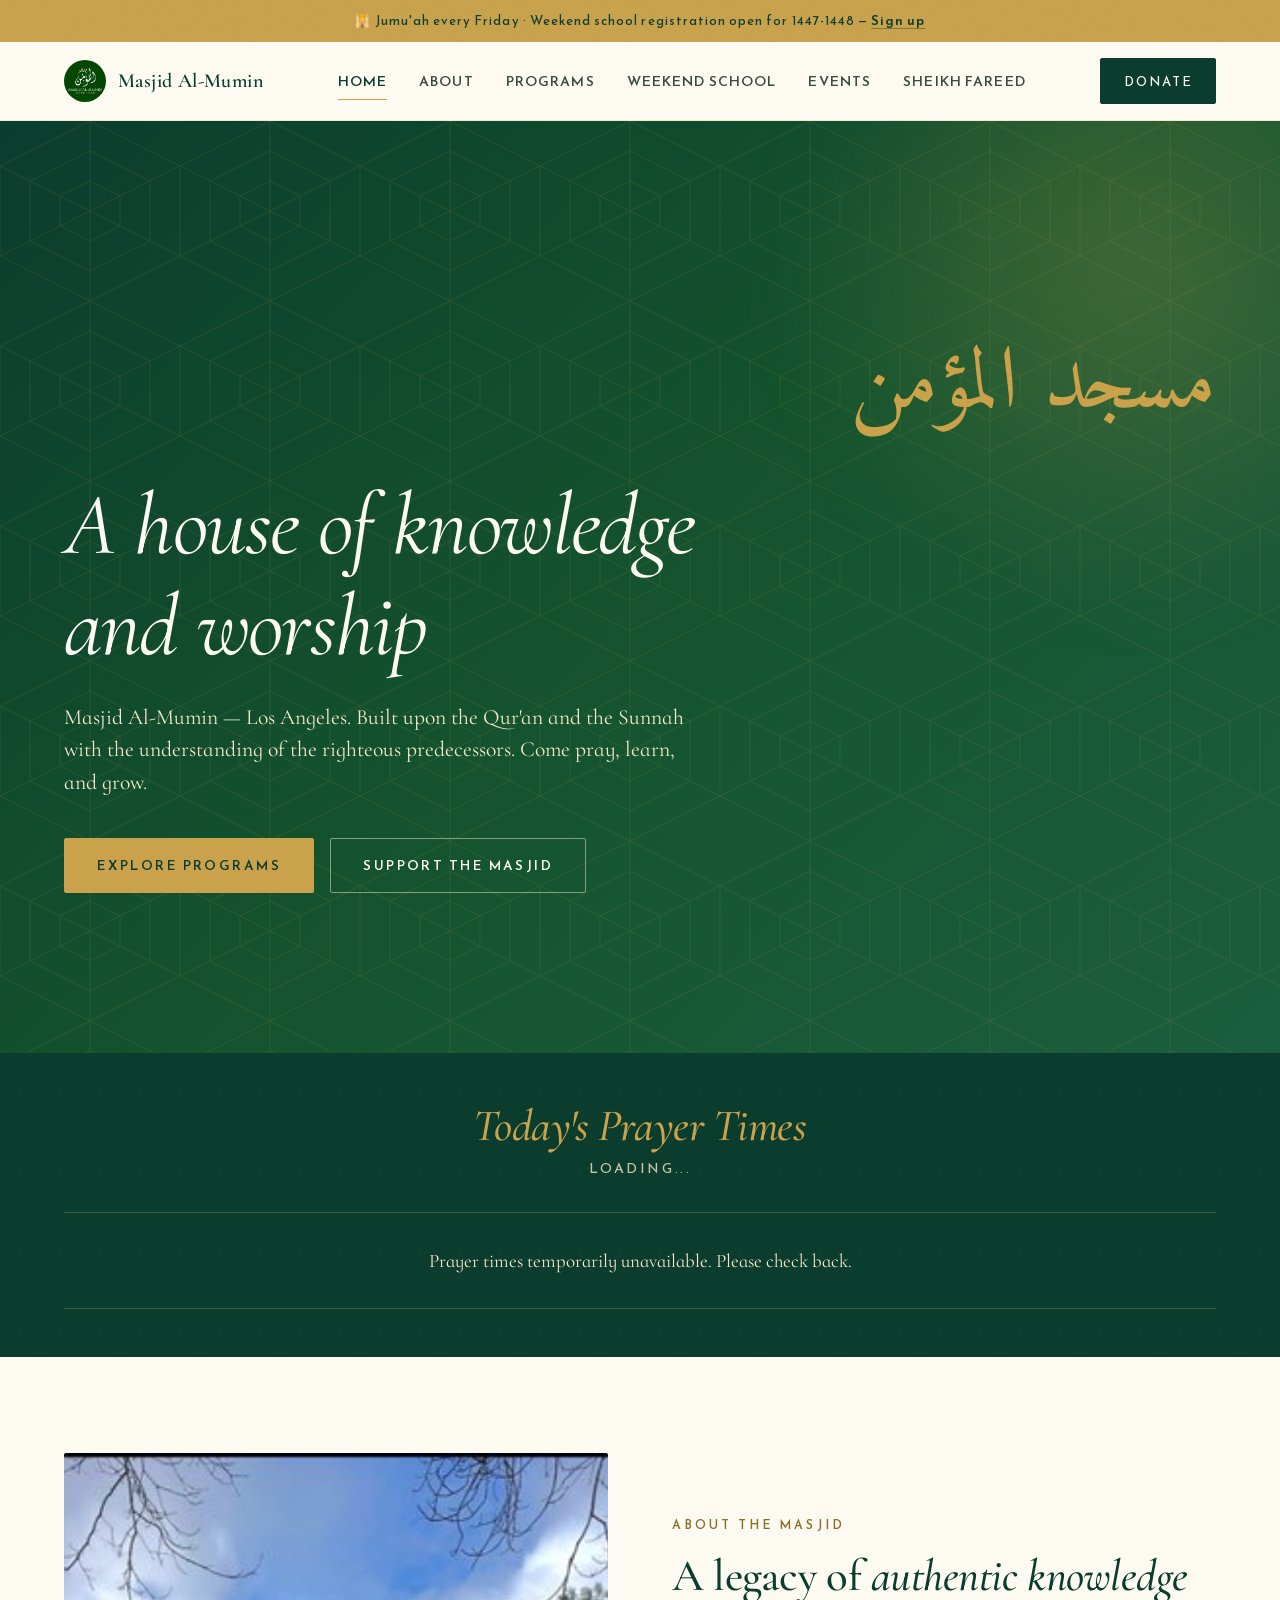
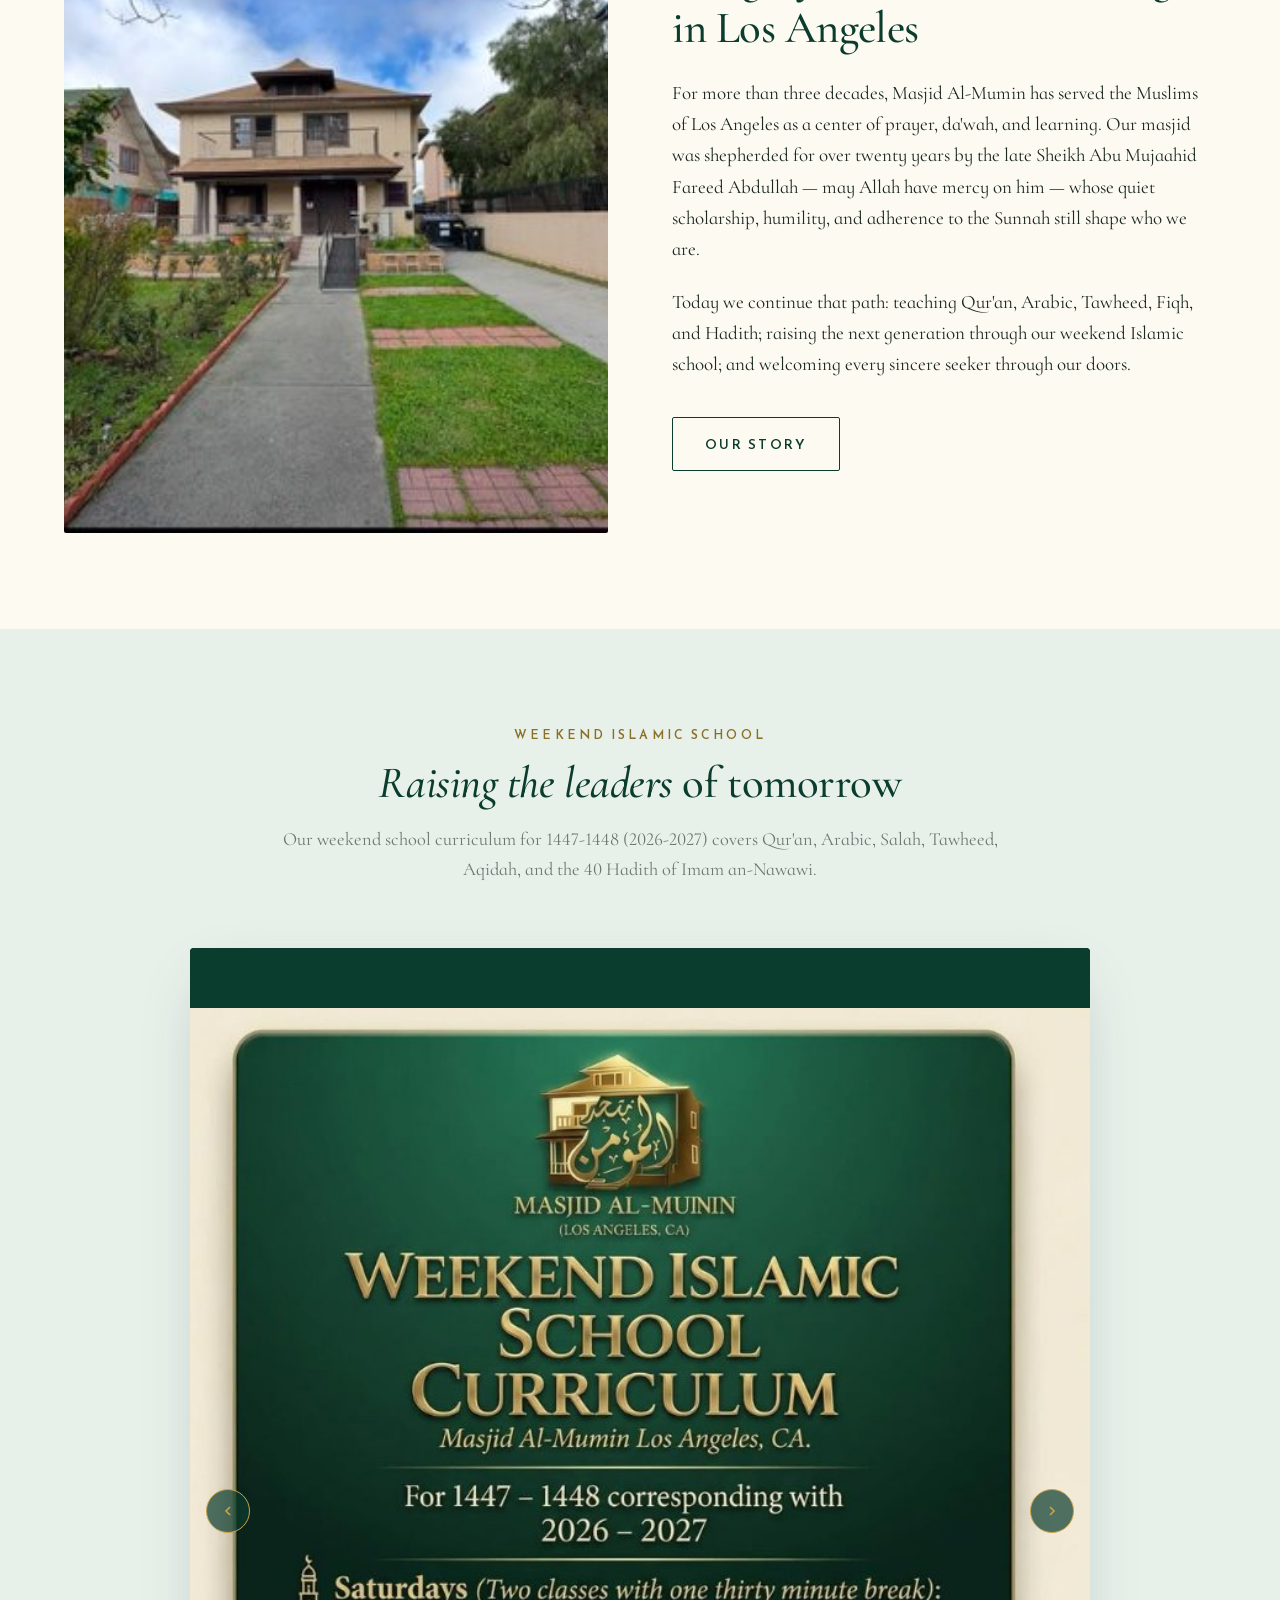
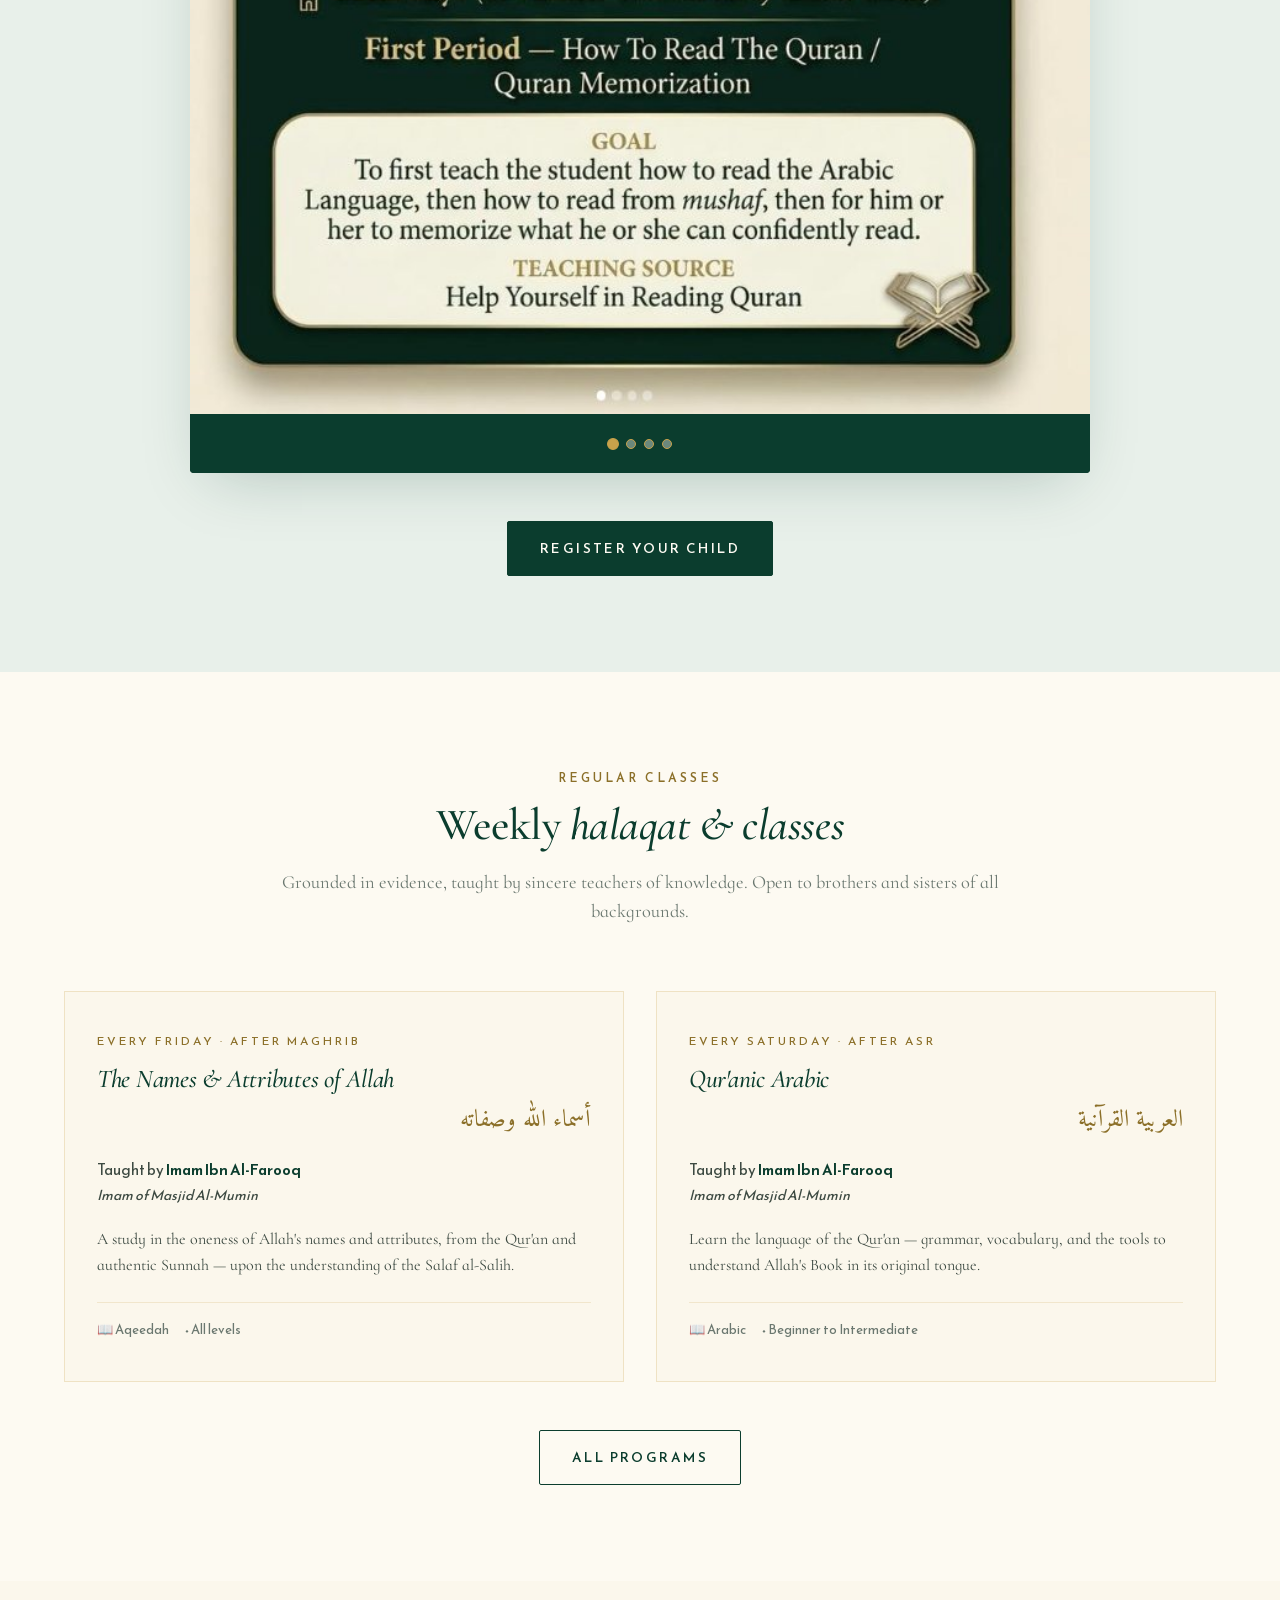
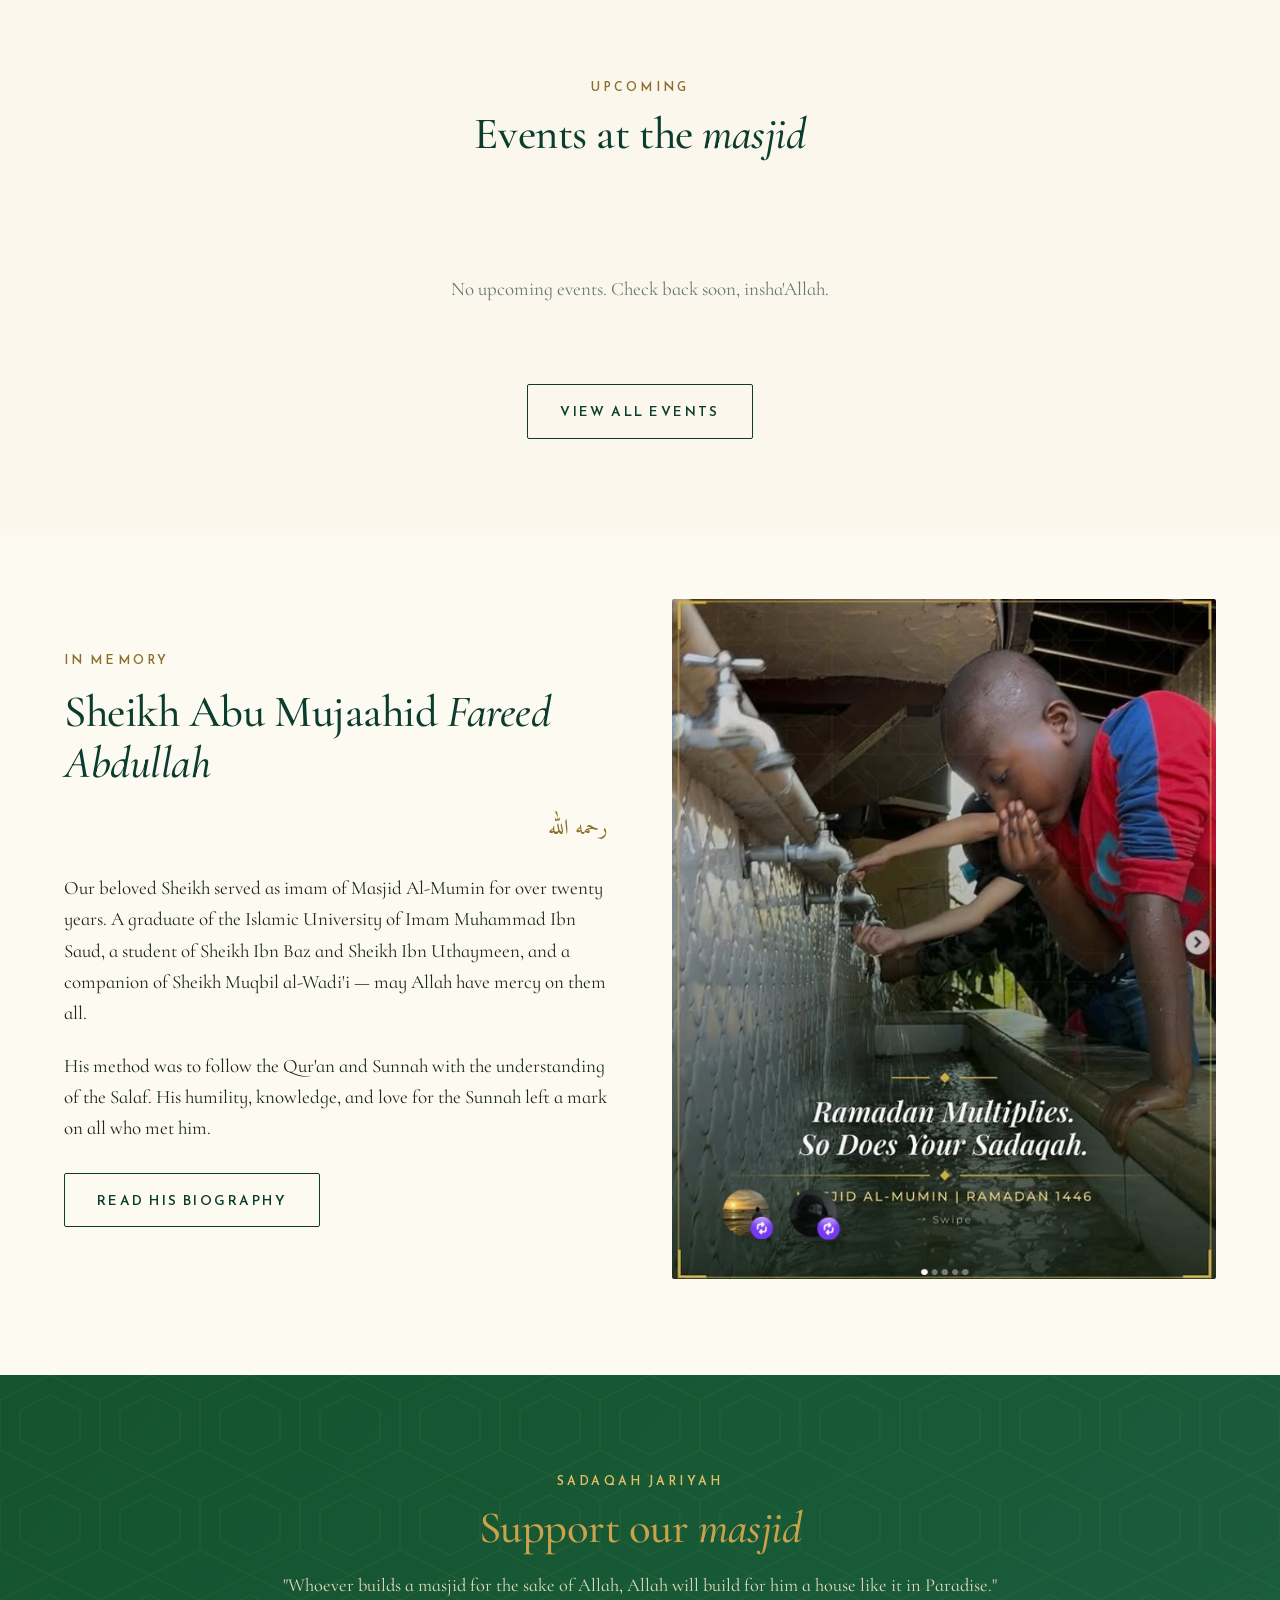
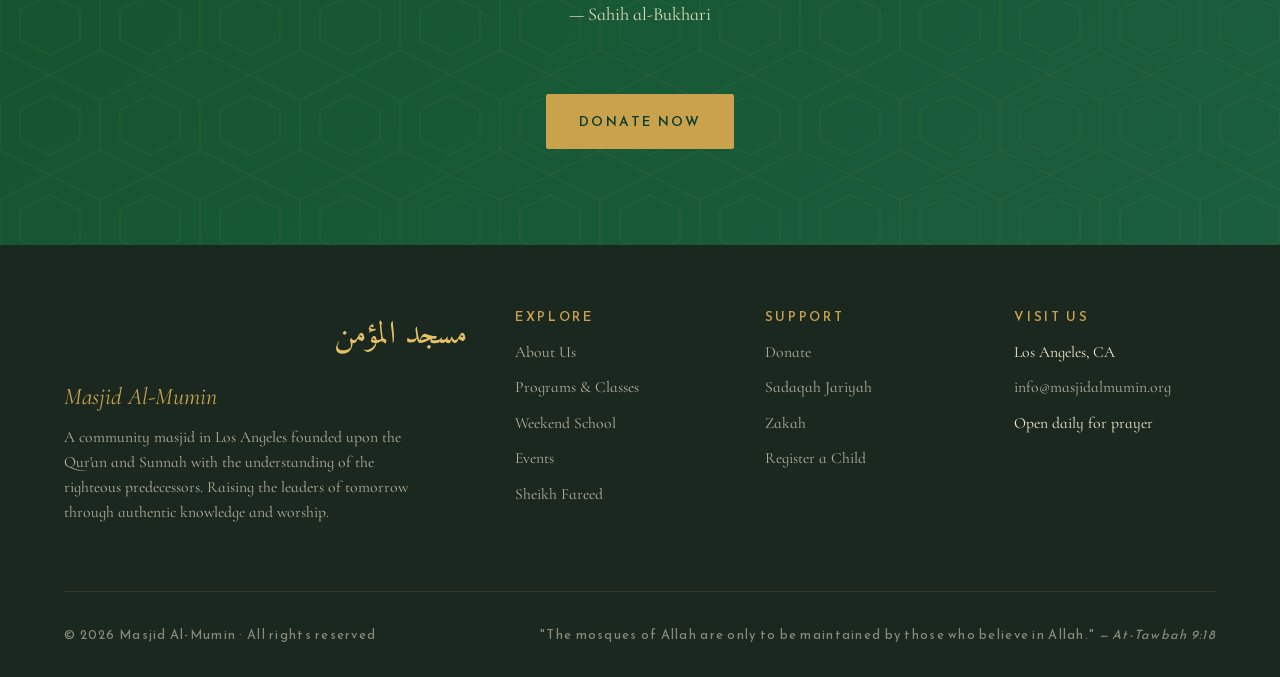
<file: index.html>
<!DOCTYPE html>
<html lang="en">
<head>
  <meta charset="UTF-8">
  <meta name="viewport" content="width=device-width, initial-scale=1.0">
  <title>Masjid Al-Mumin &mdash; Los Angeles, CA</title>
  <meta name="description" content="Masjid Al-Mumin is a community masjid in Los Angeles founded upon the Qur'an and Sunnah with the understanding of the Salaf al-Salih.">
  <link rel="icon" href="images/logo.jpg">
  <link rel="stylesheet" href="css/style.css">
</head>
<body>

<div id="site-header-mount"></div>

<!-- Hero -->
<section class="hero">
  <div class="hero-bg"></div>
  <div class="hero-pattern"></div>
  <div class="hero-glow"></div>
  <div class="hero-content">
    <div class="hero-arabic">مسجد المؤمن</div>
    <h1 class="hero-title">A house of knowledge<br>and worship</h1>
    <p class="hero-subtitle">
      Masjid Al-Mumin — Los Angeles. Built upon the Qur'an and the Sunnah with the understanding of the righteous predecessors. Come pray, learn, and grow.
    </p>
    <div class="hero-actions">
      <a href="programs.html" class="btn btn-primary">Explore Programs</a>
      <a href="donate.html" class="btn btn-outline">Support the Masjid</a>
    </div>
  </div>
</section>

<!-- Prayer times -->
<section class="prayer-times">
  <div class="container prayer-times-inner">
    <h2>Today's Prayer Times</h2>
    <div class="prayer-date" id="prayer-date">Loading...</div>
    <div class="prayer-grid" id="prayer-times-grid">
      <div class="prayer-cell"><div class="prayer-name">Loading</div><div class="prayer-time">&mdash;</div></div>
    </div>
  </div>
</section>

<!-- About preview -->
<section>
  <div class="container">
    <div class="two-col">
      <div class="two-col-image reveal">
        <img src="images/exterior-1.jpg" alt="Masjid Al-Mumin exterior">
      </div>
      <div class="reveal">
        <div class="eyebrow">About the Masjid</div>
        <h2>A legacy of <em>authentic knowledge</em> in Los Angeles</h2>
        <p>
          For more than three decades, Masjid Al-Mumin has served the Muslims of Los Angeles as a center of prayer, da'wah, and learning. Our masjid was shepherded for over twenty years by the late Sheikh Abu Mujaahid Fareed Abdullah — may Allah have mercy on him — whose quiet scholarship, humility, and adherence to the Sunnah still shape who we are.
        </p>
        <p>
          Today we continue that path: teaching Qur'an, Arabic, Tawheed, Fiqh, and Hadith; raising the next generation through our weekend Islamic school; and welcoming every sincere seeker through our doors.
        </p>
        <a href="about.html" class="btn btn-outline" style="margin-top: 1rem;">Our Story</a>
      </div>
    </div>
  </div>
</section>

<!-- Weekend school curriculum slideshow -->
<section style="background: var(--green-mist); padding: 6rem 0;">
  <div class="container">
    <div class="section-header">
      <div class="eyebrow">Weekend Islamic School</div>
      <h2><em>Raising the leaders</em> of tomorrow</h2>
      <p>Our weekend school curriculum for 1447-1448 (2026-2027) covers Qur'an, Arabic, Salah, Tawheed, Aqidah, and the 40 Hadith of Imam an-Nawawi.</p>
    </div>

    <div class="slideshow reveal">
      <div class="slides">
        <div class="slide active"><img src="images/curriculum-1.png" alt="Weekend school — First Period"></div>
        <div class="slide"><img src="images/curriculum-2.png" alt="Arabic Language Basics"></div>
        <div class="slide"><img src="images/curriculum-3.png" alt="As Salaat the Prayer"></div>
        <div class="slide"><img src="images/curriculum-4.png" alt="Sundays — Tawheed and 40 Hadith"></div>
      </div>
      <button class="slide-arrow prev" aria-label="Previous">
        <svg width="16" height="16" viewBox="0 0 24 24" fill="none" stroke="currentColor" stroke-width="2.5"><path d="M15 18l-6-6 6-6"/></svg>
      </button>
      <button class="slide-arrow next" aria-label="Next">
        <svg width="16" height="16" viewBox="0 0 24 24" fill="none" stroke="currentColor" stroke-width="2.5"><path d="M9 18l6-6-6-6"/></svg>
      </button>
      <div class="slideshow-controls">
        <button class="slide-dot active" aria-label="Slide 1"></button>
        <button class="slide-dot" aria-label="Slide 2"></button>
        <button class="slide-dot" aria-label="Slide 3"></button>
        <button class="slide-dot" aria-label="Slide 4"></button>
      </div>
    </div>

    <div style="text-align: center; margin-top: 3rem;">
      <a href="weekend-school.html" class="btn btn-primary">Register Your Child</a>
    </div>
  </div>
</section>

<!-- Programs preview -->
<section>
  <div class="container">
    <div class="section-header">
      <div class="eyebrow">Regular Classes</div>
      <h2>Weekly <em>halaqat & classes</em></h2>
      <p>Grounded in evidence, taught by sincere teachers of knowledge. Open to brothers and sisters of all backgrounds.</p>
    </div>
    <div class="programs-grid" id="programs-preview"></div>
    <div style="text-align: center; margin-top: 3rem;">
      <a href="programs.html" class="btn btn-outline">All Programs</a>
    </div>
  </div>
</section>

<!-- Events preview -->
<section style="background: var(--cream);">
  <div class="container-narrow">
    <div class="section-header">
      <div class="eyebrow">Upcoming</div>
      <h2>Events at the <em>masjid</em></h2>
    </div>
    <div id="events-preview"></div>
    <div style="text-align: center; margin-top: 2rem;">
      <a href="events.html" class="btn btn-outline">View All Events</a>
    </div>
  </div>
</section>

<!-- Sheikh Fareed feature -->
<section style="padding-top: 4rem;">
  <div class="container">
    <div class="two-col reverse">
      <div class="two-col-image reveal">
        <img src="images/interior.png" alt="Inside Masjid Al-Mumin">
      </div>
      <div class="reveal">
        <div class="eyebrow">In Memory</div>
        <h2>Sheikh Abu Mujaahid <em>Fareed Abdullah</em></h2>
        <p style="font-family: var(--font-arabic); direction: rtl; font-size: 1.35rem; color: var(--gold-deep); margin-bottom: 1.5rem;">رحمه الله</p>
        <p>
          Our beloved Sheikh served as imam of Masjid Al-Mumin for over twenty years. A graduate of the Islamic University of Imam Muhammad Ibn Saud, a student of Sheikh Ibn Baz and Sheikh Ibn Uthaymeen, and a companion of Sheikh Muqbil al-Wadi'i — may Allah have mercy on them all.
        </p>
        <p>
          His method was to follow the Qur'an and Sunnah with the understanding of the Salaf. His humility, knowledge, and love for the Sunnah left a mark on all who met him.
        </p>
        <a href="sheikh-fareed.html" class="btn btn-outline" style="margin-top: 0.5rem;">Read His Biography</a>
      </div>
    </div>
  </div>
</section>

<!-- Donate CTA -->
<section class="donate-cta">
  <div class="container">
    <div class="section-header">
      <div class="eyebrow" style="color: var(--gold-bright);">Sadaqah Jariyah</div>
      <h2>Support our <em>masjid</em></h2>
      <p>
        "Whoever builds a masjid for the sake of Allah, Allah will build for him a house like it in Paradise." &mdash; Sahih al-Bukhari
      </p>
    </div>
    <div style="text-align: center;">
      <a href="donate.html" class="btn btn-gold">Donate Now</a>
    </div>
  </div>
</section>

<div id="site-footer-mount"></div>

<script src="js/layout.js"></script>
<script src="js/main.js"></script>
</body>
</html>
</file>
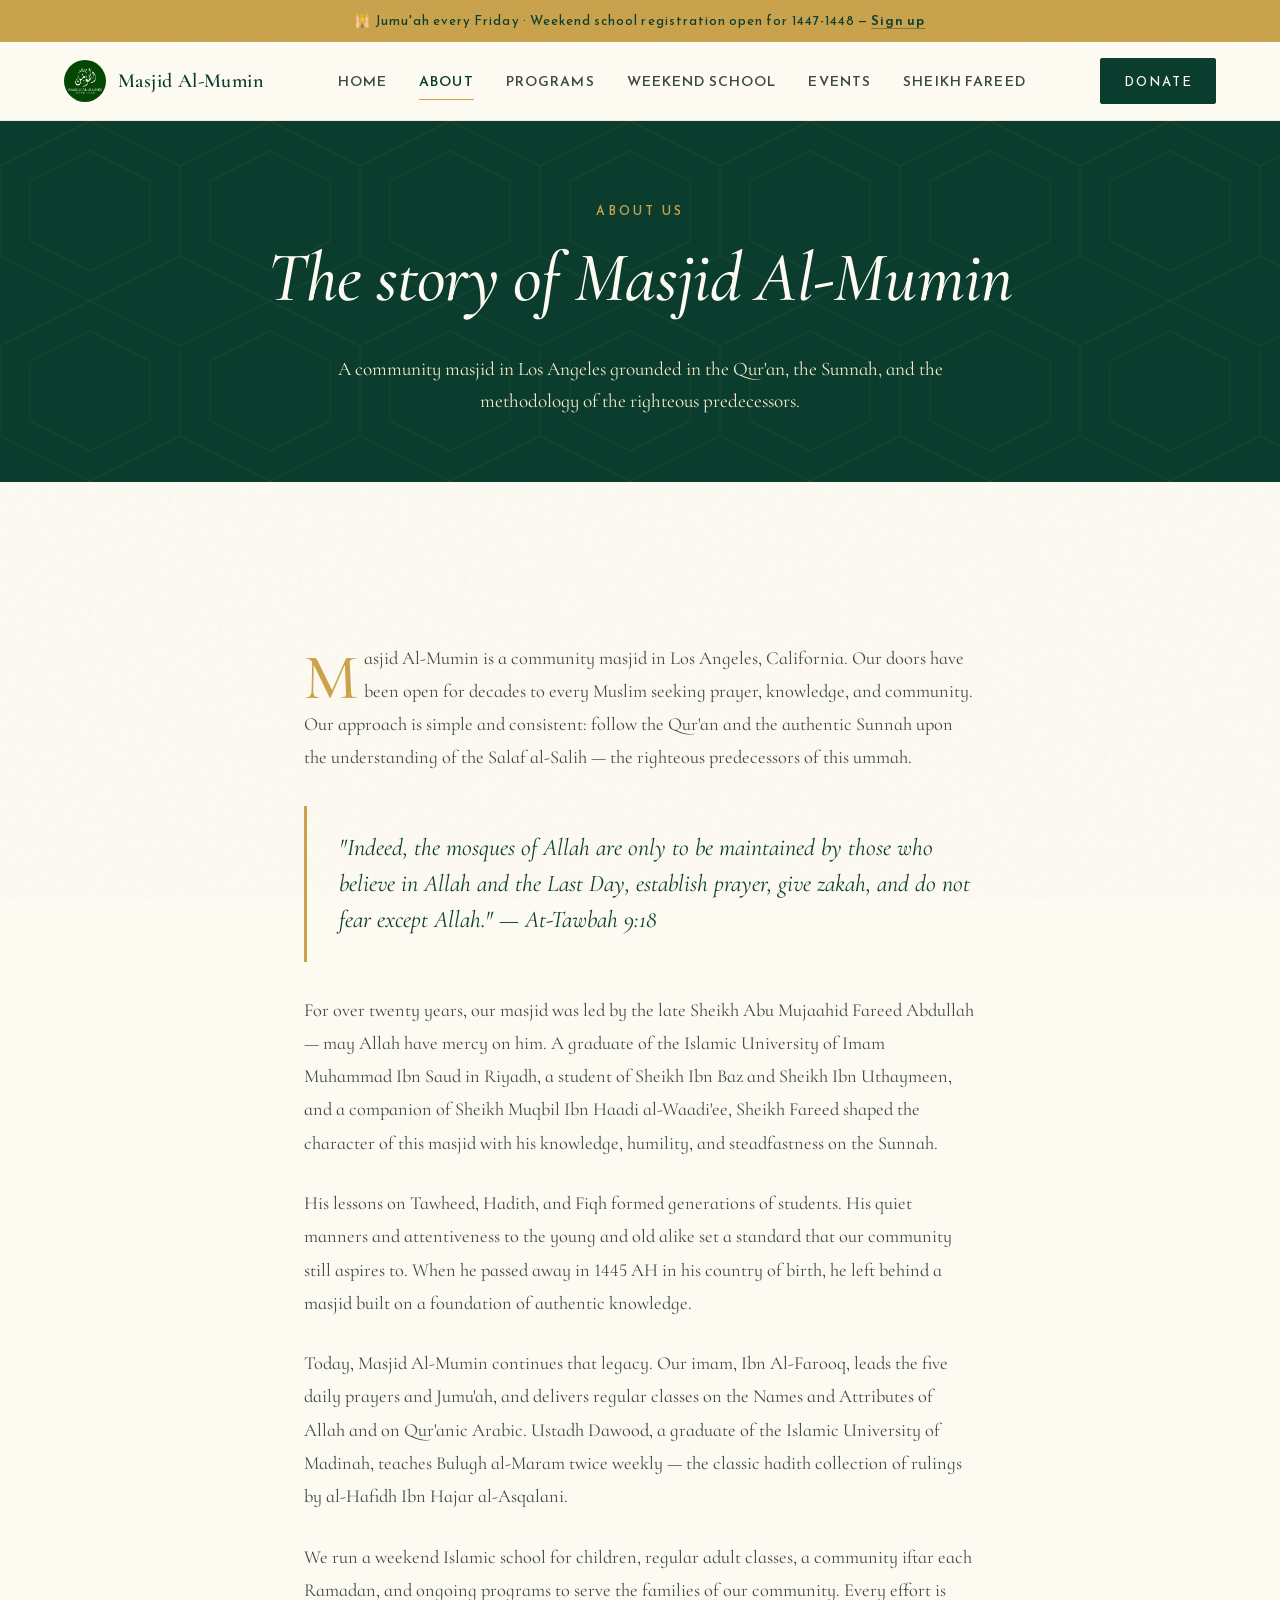
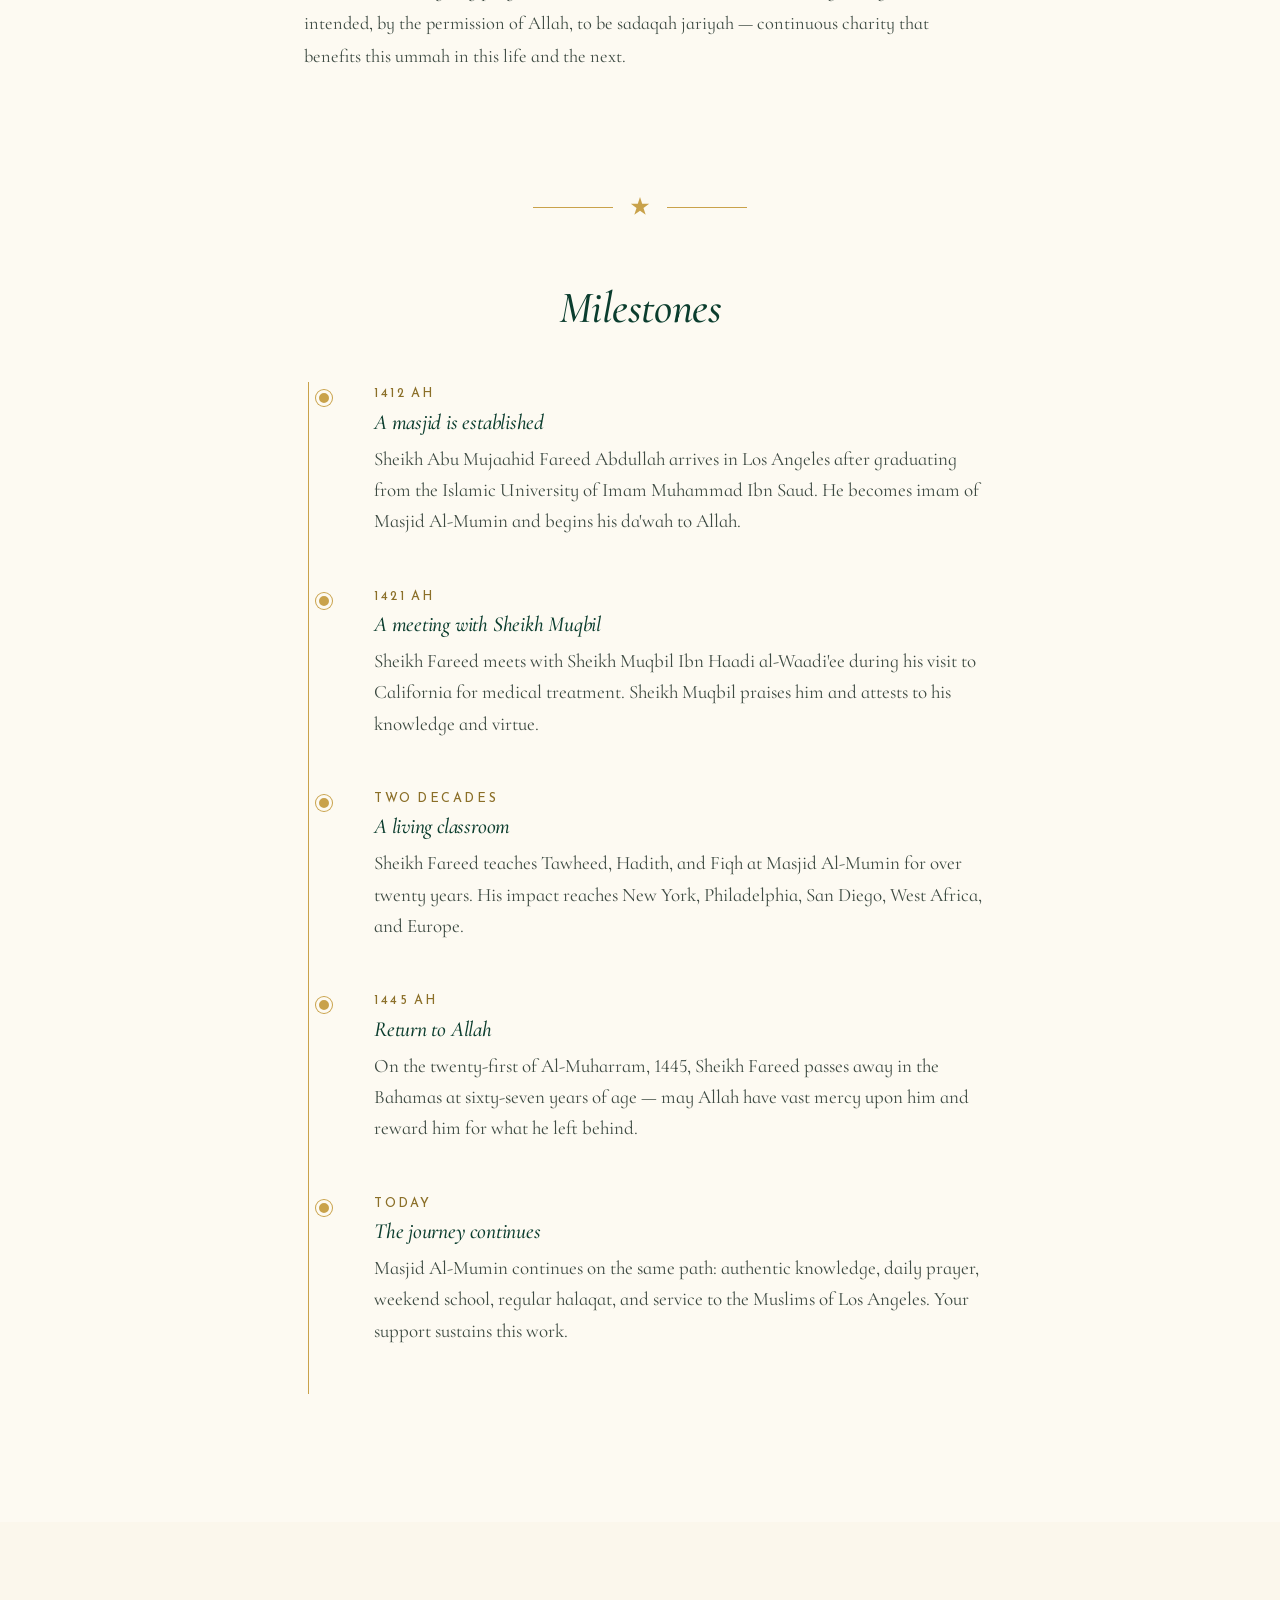
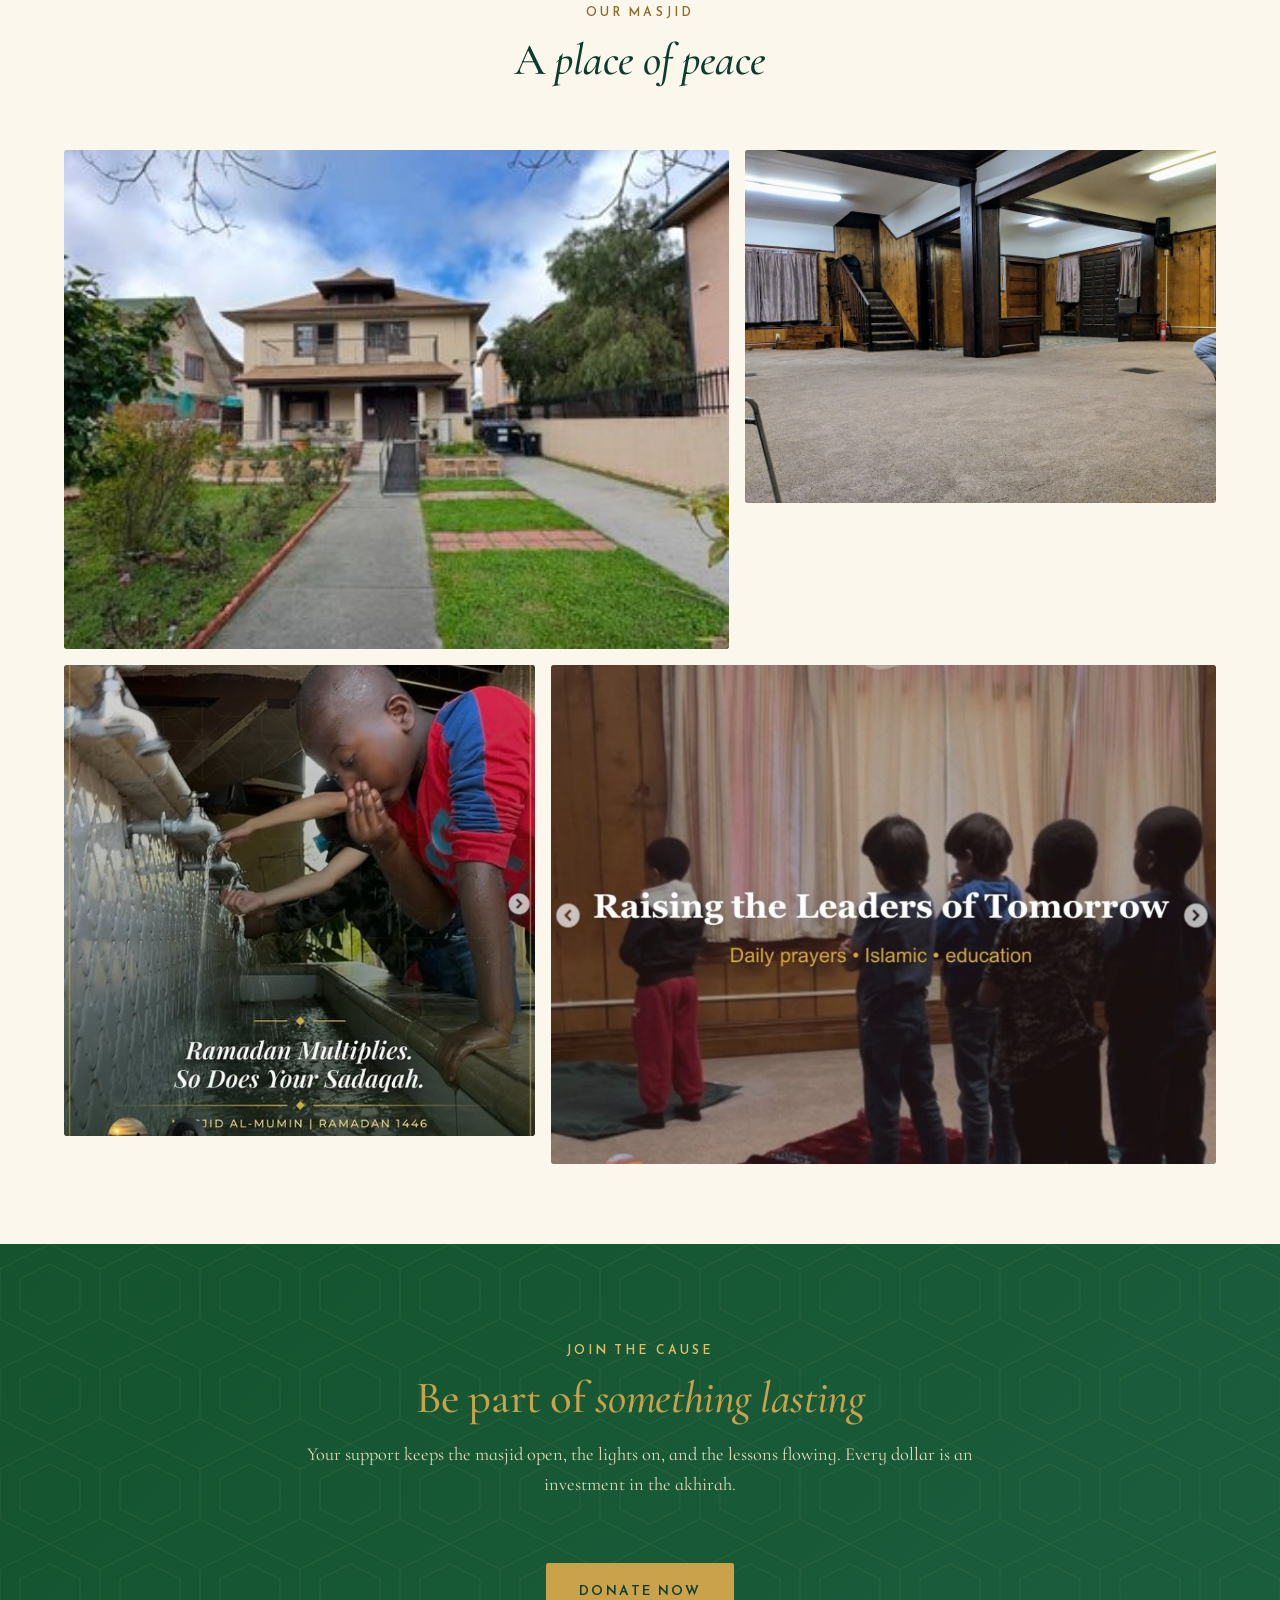
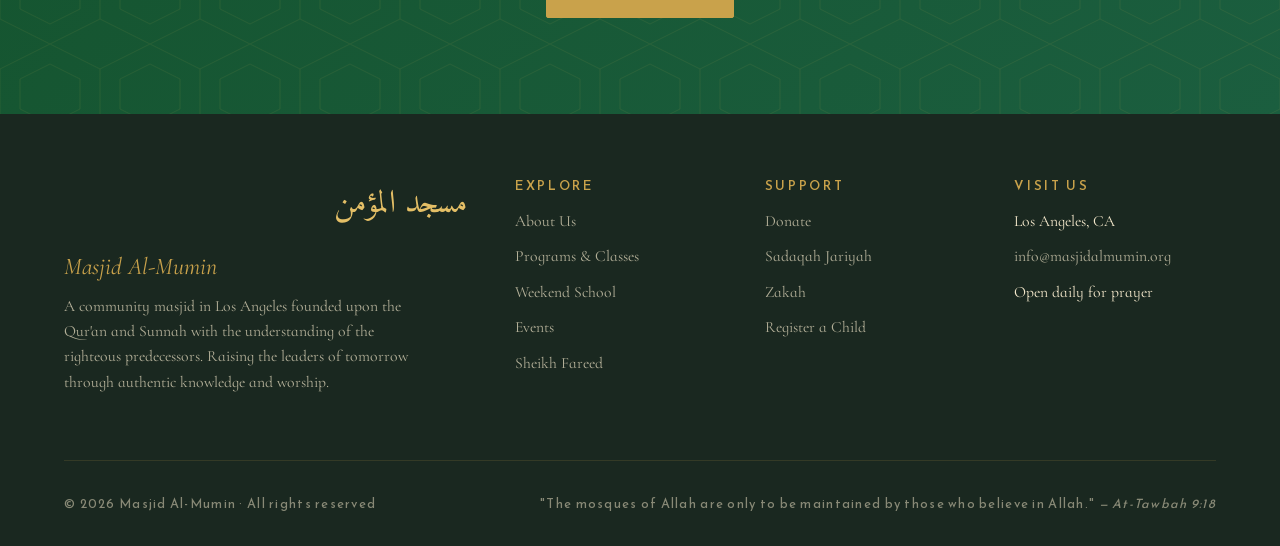
<file: about.html>
<!DOCTYPE html>
<html lang="en">
<head>
  <meta charset="UTF-8">
  <meta name="viewport" content="width=device-width, initial-scale=1.0">
  <title>About Masjid Al-Mumin &mdash; Our History</title>
  <link rel="icon" href="images/logo.jpg">
  <link rel="stylesheet" href="css/style.css">
</head>
<body>

<div id="site-header-mount"></div>

<section class="page-hero">
  <div class="container">
    <div class="eyebrow">About Us</div>
    <h1>The story of <em>Masjid Al-Mumin</em></h1>
    <p>A community masjid in Los Angeles grounded in the Qur'an, the Sunnah, and the methodology of the righteous predecessors.</p>
  </div>
</section>

<section>
  <div class="container-narrow">
    <div class="prose">
      <p>
        Masjid Al-Mumin is a community masjid in Los Angeles, California. Our doors have been open for decades to every Muslim seeking prayer, knowledge, and community. Our approach is simple and consistent: follow the Qur'an and the authentic Sunnah upon the understanding of the Salaf al-Salih — the righteous predecessors of this ummah.
      </p>

      <div class="pull-quote">
        "Indeed, the mosques of Allah are only to be maintained by those who believe in Allah and the Last Day, establish prayer, give zakah, and do not fear except Allah." &mdash; At-Tawbah 9:18
      </div>

      <p>
        For over twenty years, our masjid was led by the late Sheikh Abu Mujaahid Fareed Abdullah — may Allah have mercy on him. A graduate of the Islamic University of Imam Muhammad Ibn Saud in Riyadh, a student of Sheikh Ibn Baz and Sheikh Ibn Uthaymeen, and a companion of Sheikh Muqbil Ibn Haadi al-Waadi'ee, Sheikh Fareed shaped the character of this masjid with his knowledge, humility, and steadfastness on the Sunnah.
      </p>

      <p>
        His lessons on Tawheed, Hadith, and Fiqh formed generations of students. His quiet manners and attentiveness to the young and old alike set a standard that our community still aspires to. When he passed away in 1445 AH in his country of birth, he left behind a masjid built on a foundation of authentic knowledge.
      </p>

      <p>
        Today, Masjid Al-Mumin continues that legacy. Our imam, Ibn Al-Farooq, leads the five daily prayers and Jumu'ah, and delivers regular classes on the Names and Attributes of Allah and on Qur'anic Arabic. Ustadh Dawood, a graduate of the Islamic University of Madinah, teaches Bulugh al-Maram twice weekly — the classic hadith collection of rulings by al-Hafidh Ibn Hajar al-Asqalani.
      </p>

      <p>
        We run a weekend Islamic school for children, regular adult classes, a community iftar each Ramadan, and ongoing programs to serve the families of our community. Every effort is intended, by the permission of Allah, to be sadaqah jariyah — continuous charity that benefits this ummah in this life and the next.
      </p>
    </div>

    <div class="gold-rule">
      <svg viewBox="0 0 24 24" fill="currentColor"><path d="M12 0l2.4 7.4H22l-6.2 4.5 2.4 7.4L12 15l-6.2 4.3 2.4-7.4L2 7.4h7.6z"/></svg>
    </div>

    <div style="padding: 2rem 24px;">
      <h2 style="text-align: center; font-style: italic; margin-bottom: 2rem;">Milestones</h2>
      <div class="timeline">
        <div class="timeline-item reveal">
          <div class="timeline-year">1412 AH</div>
          <h3>A masjid is established</h3>
          <p>Sheikh Abu Mujaahid Fareed Abdullah arrives in Los Angeles after graduating from the Islamic University of Imam Muhammad Ibn Saud. He becomes imam of Masjid Al-Mumin and begins his da'wah to Allah.</p>
        </div>
        <div class="timeline-item reveal">
          <div class="timeline-year">1421 AH</div>
          <h3>A meeting with Sheikh Muqbil</h3>
          <p>Sheikh Fareed meets with Sheikh Muqbil Ibn Haadi al-Waadi'ee during his visit to California for medical treatment. Sheikh Muqbil praises him and attests to his knowledge and virtue.</p>
        </div>
        <div class="timeline-item reveal">
          <div class="timeline-year">Two decades</div>
          <h3>A living classroom</h3>
          <p>Sheikh Fareed teaches Tawheed, Hadith, and Fiqh at Masjid Al-Mumin for over twenty years. His impact reaches New York, Philadelphia, San Diego, West Africa, and Europe.</p>
        </div>
        <div class="timeline-item reveal">
          <div class="timeline-year">1445 AH</div>
          <h3>Return to Allah</h3>
          <p>On the twenty-first of Al-Muharram, 1445, Sheikh Fareed passes away in the Bahamas at sixty-seven years of age — may Allah have vast mercy upon him and reward him for what he left behind.</p>
        </div>
        <div class="timeline-item reveal">
          <div class="timeline-year">Today</div>
          <h3>The journey continues</h3>
          <p>Masjid Al-Mumin continues on the same path: authentic knowledge, daily prayer, weekend school, regular halaqat, and service to the Muslims of Los Angeles. Your support sustains this work.</p>
        </div>
      </div>
    </div>
  </div>
</section>

<!-- Photo grid -->
<section style="background: var(--cream); padding: 5rem 0;">
  <div class="container">
    <div class="section-header">
      <div class="eyebrow">Our Masjid</div>
      <h2>A <em>place of peace</em></h2>
    </div>
    <div class="img-grid">
      <div class="img-a reveal"><img src="images/exterior-1.jpg" alt="Masjid Al-Mumin exterior"></div>
      <div class="img-b reveal"><img src="images/exterior-2.jpg" alt="Masjid Al-Mumin front"></div>
      <div class="img-c reveal"><img src="images/interior.png" alt="Masjid Al-Mumin interior"></div>
      <div class="img-d reveal"><img src="images/ramadan-sadaqah.png" alt="Ramadan at the masjid"></div>
    </div>
  </div>
</section>

<section class="donate-cta">
  <div class="container">
    <div class="section-header">
      <div class="eyebrow" style="color: var(--gold-bright);">Join the cause</div>
      <h2>Be part of <em>something lasting</em></h2>
      <p>Your support keeps the masjid open, the lights on, and the lessons flowing. Every dollar is an investment in the akhirah.</p>
    </div>
    <div style="text-align: center;">
      <a href="donate.html" class="btn btn-gold">Donate Now</a>
    </div>
  </div>
</section>

<div id="site-footer-mount"></div>

<script src="js/layout.js"></script>
<script src="js/main.js"></script>
</body>
</html>
</file>
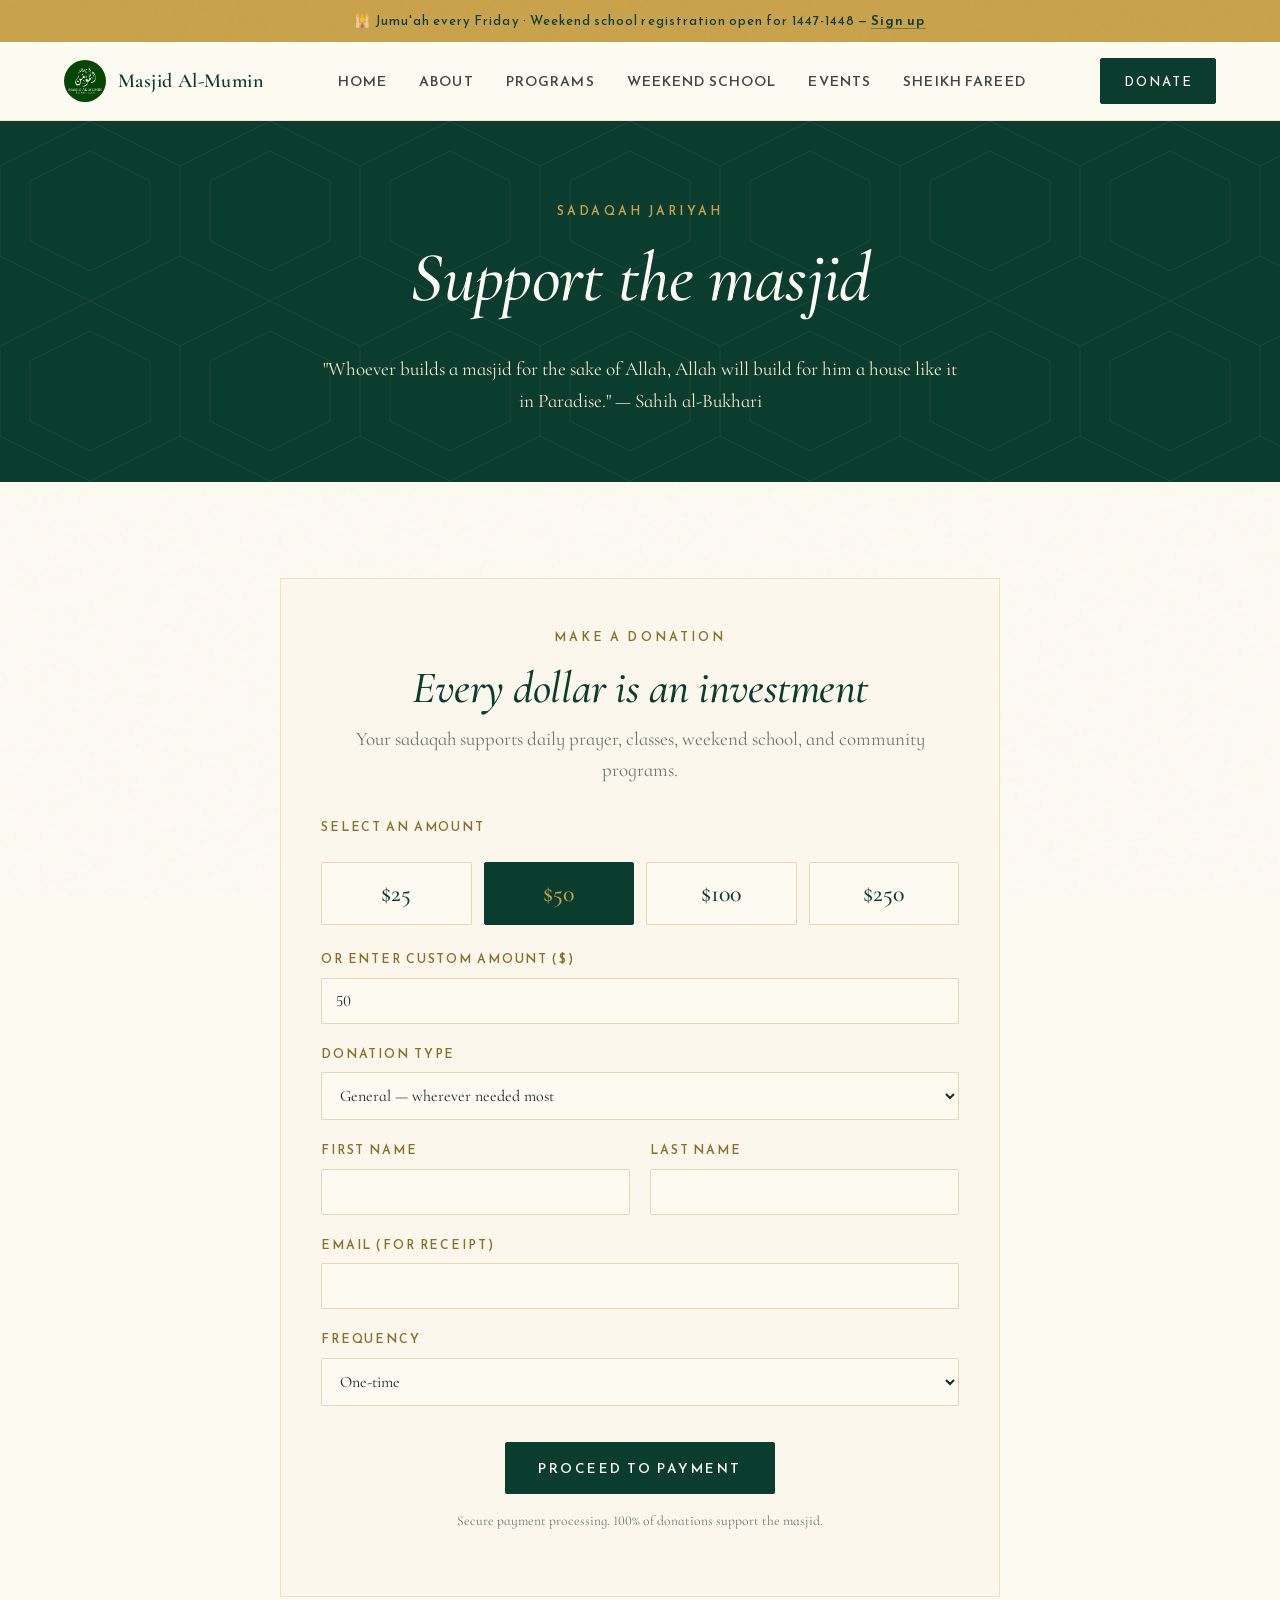
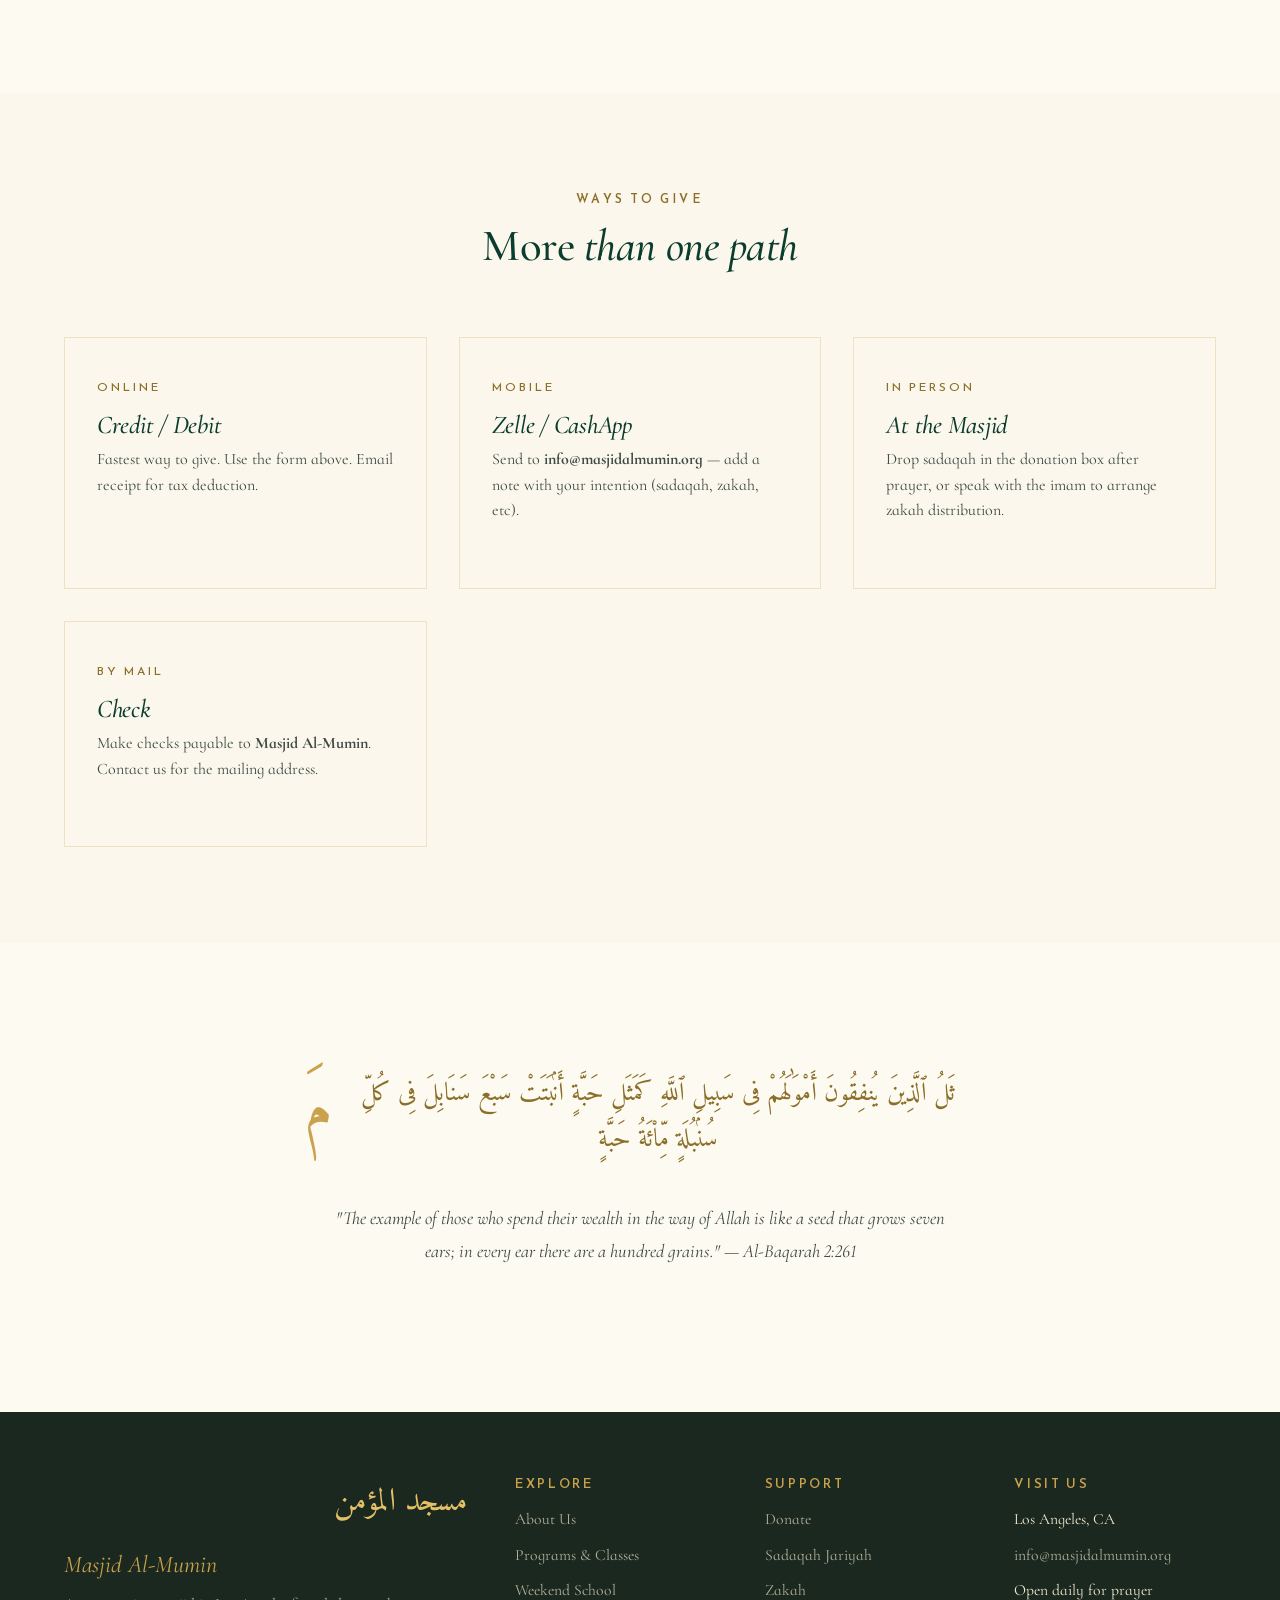
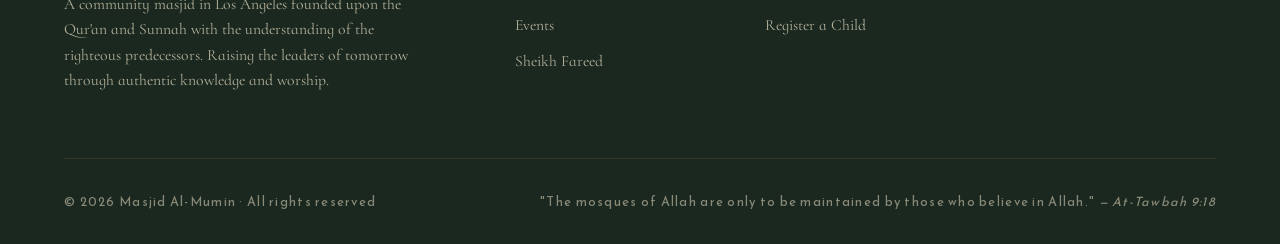
<file: donate.html>
<!DOCTYPE html>
<html lang="en">
<head>
  <meta charset="UTF-8">
  <meta name="viewport" content="width=device-width, initial-scale=1.0">
  <title>Donate &mdash; Masjid Al-Mumin</title>
  <link rel="icon" href="images/logo.jpg">
  <link rel="stylesheet" href="css/style.css">
</head>
<body>

<div id="site-header-mount"></div>

<section class="page-hero">
  <div class="container">
    <div class="eyebrow">Sadaqah Jariyah</div>
    <h1>Support the <em>masjid</em></h1>
    <p>"Whoever builds a masjid for the sake of Allah, Allah will build for him a house like it in Paradise." — Sahih al-Bukhari</p>
  </div>
</section>

<section>
  <div class="container-narrow">
    <form class="form-card reveal" onsubmit="event.preventDefault(); handleDonate(this);">
      <div class="eyebrow">Make a Donation</div>
      <h2>Every dollar <em>is an investment</em></h2>
      <p style="text-align: center; color: var(--ink-muted); margin-bottom: 2rem;">
        Your sadaqah supports daily prayer, classes, weekend school, and community programs.
      </p>

      <div class="field">
        <label>Select an amount</label>
        <div class="donate-amounts">
          <button type="button" class="donate-amount" data-amount="25">$25</button>
          <button type="button" class="donate-amount selected" data-amount="50">$50</button>
          <button type="button" class="donate-amount" data-amount="100">$100</button>
          <button type="button" class="donate-amount" data-amount="250">$250</button>
        </div>
      </div>

      <div class="form-grid" style="margin-top: 1.5rem;">
        <div class="form-row-full field">
          <label>Or enter custom amount ($)</label>
          <input type="number" id="donate-custom" name="amount" value="50" min="1">
        </div>

        <div class="form-row-full field">
          <label>Donation Type</label>
          <select name="type">
            <option value="general">General &mdash; wherever needed most</option>
            <option value="sadaqah" id="sadaqah">Sadaqah Jariyah</option>
            <option value="zakah" id="zakah">Zakah</option>
            <option value="school">Weekend School</option>
            <option value="ramadan">Ramadan Iftar</option>
            <option value="building">Masjid Maintenance</option>
          </select>
        </div>

        <div class="field">
          <label>First Name</label>
          <input type="text" name="firstName" required>
        </div>
        <div class="field">
          <label>Last Name</label>
          <input type="text" name="lastName" required>
        </div>
        <div class="form-row-full field">
          <label>Email (for receipt)</label>
          <input type="email" name="email" required>
        </div>
        <div class="form-row-full field">
          <label>Frequency</label>
          <select name="frequency">
            <option>One-time</option>
            <option>Monthly (recurring)</option>
          </select>
        </div>

        <div class="form-row-full" style="text-align: center; margin-top: 1rem;">
          <button type="submit" class="btn btn-primary">Proceed to Payment</button>
          <p style="font-size: 0.85rem; color: var(--ink-muted); margin-top: 1rem;">
            Secure payment processing. 100% of donations support the masjid.
          </p>
        </div>
      </div>
    </form>
  </div>
</section>

<section style="background: var(--cream);">
  <div class="container">
    <div class="section-header">
      <div class="eyebrow">Ways to Give</div>
      <h2>More <em>than one path</em></h2>
    </div>

    <div class="programs-grid">
      <div class="program-card reveal">
        <div class="program-day">Online</div>
        <h3>Credit / Debit</h3>
        <p class="program-desc">Fastest way to give. Use the form above. Email receipt for tax deduction.</p>
      </div>
      <div class="program-card reveal">
        <div class="program-day">Mobile</div>
        <h3>Zelle / CashApp</h3>
        <p class="program-desc">Send to <strong>info@masjidalmumin.org</strong> &mdash; add a note with your intention (sadaqah, zakah, etc).</p>
      </div>
      <div class="program-card reveal">
        <div class="program-day">In Person</div>
        <h3>At the Masjid</h3>
        <p class="program-desc">Drop sadaqah in the donation box after prayer, or speak with the imam to arrange zakah distribution.</p>
      </div>
      <div class="program-card reveal">
        <div class="program-day">By Mail</div>
        <h3>Check</h3>
        <p class="program-desc">Make checks payable to <strong>Masjid Al-Mumin</strong>. Contact us for the mailing address.</p>
      </div>
    </div>
  </div>
</section>

<section>
  <div class="container-narrow" style="text-align: center;">
    <div class="prose" style="padding: 2rem 24px;">
      <p style="font-family: var(--font-arabic); font-size: 1.6rem; color: var(--gold-deep); direction: rtl; line-height: 1.8;">
        مَثَلُ ٱلَّذِينَ يُنفِقُونَ أَمْوَٰلَهُمْ فِى سَبِيلِ ٱللَّهِ كَمَثَلِ حَبَّةٍ أَنۢبَتَتْ سَبْعَ سَنَابِلَ فِى كُلِّ سُنۢبُلَةٍ مِّا۟ئَةُ حَبَّةٍ
      </p>
      <p style="font-style: italic; color: var(--ink-soft); max-width: 620px; margin: 1rem auto;">
        "The example of those who spend their wealth in the way of Allah is like a seed that grows seven ears; in every ear there are a hundred grains." &mdash; Al-Baqarah 2:261
      </p>
    </div>
  </div>
</section>

<script>
function handleDonate(form) {
  const data = Object.fromEntries(new FormData(form).entries());
  console.log('Donation:', data);
  alert(`Thank you, ${data.firstName}!

To complete your $${data.amount} donation, connect this form to Stripe, PayPal, or LaunchGood.

See README for instructions.`);
}
</script>

<div id="site-footer-mount"></div>

<script src="js/layout.js"></script>
<script src="js/main.js"></script>
</body>
</html>
</file>
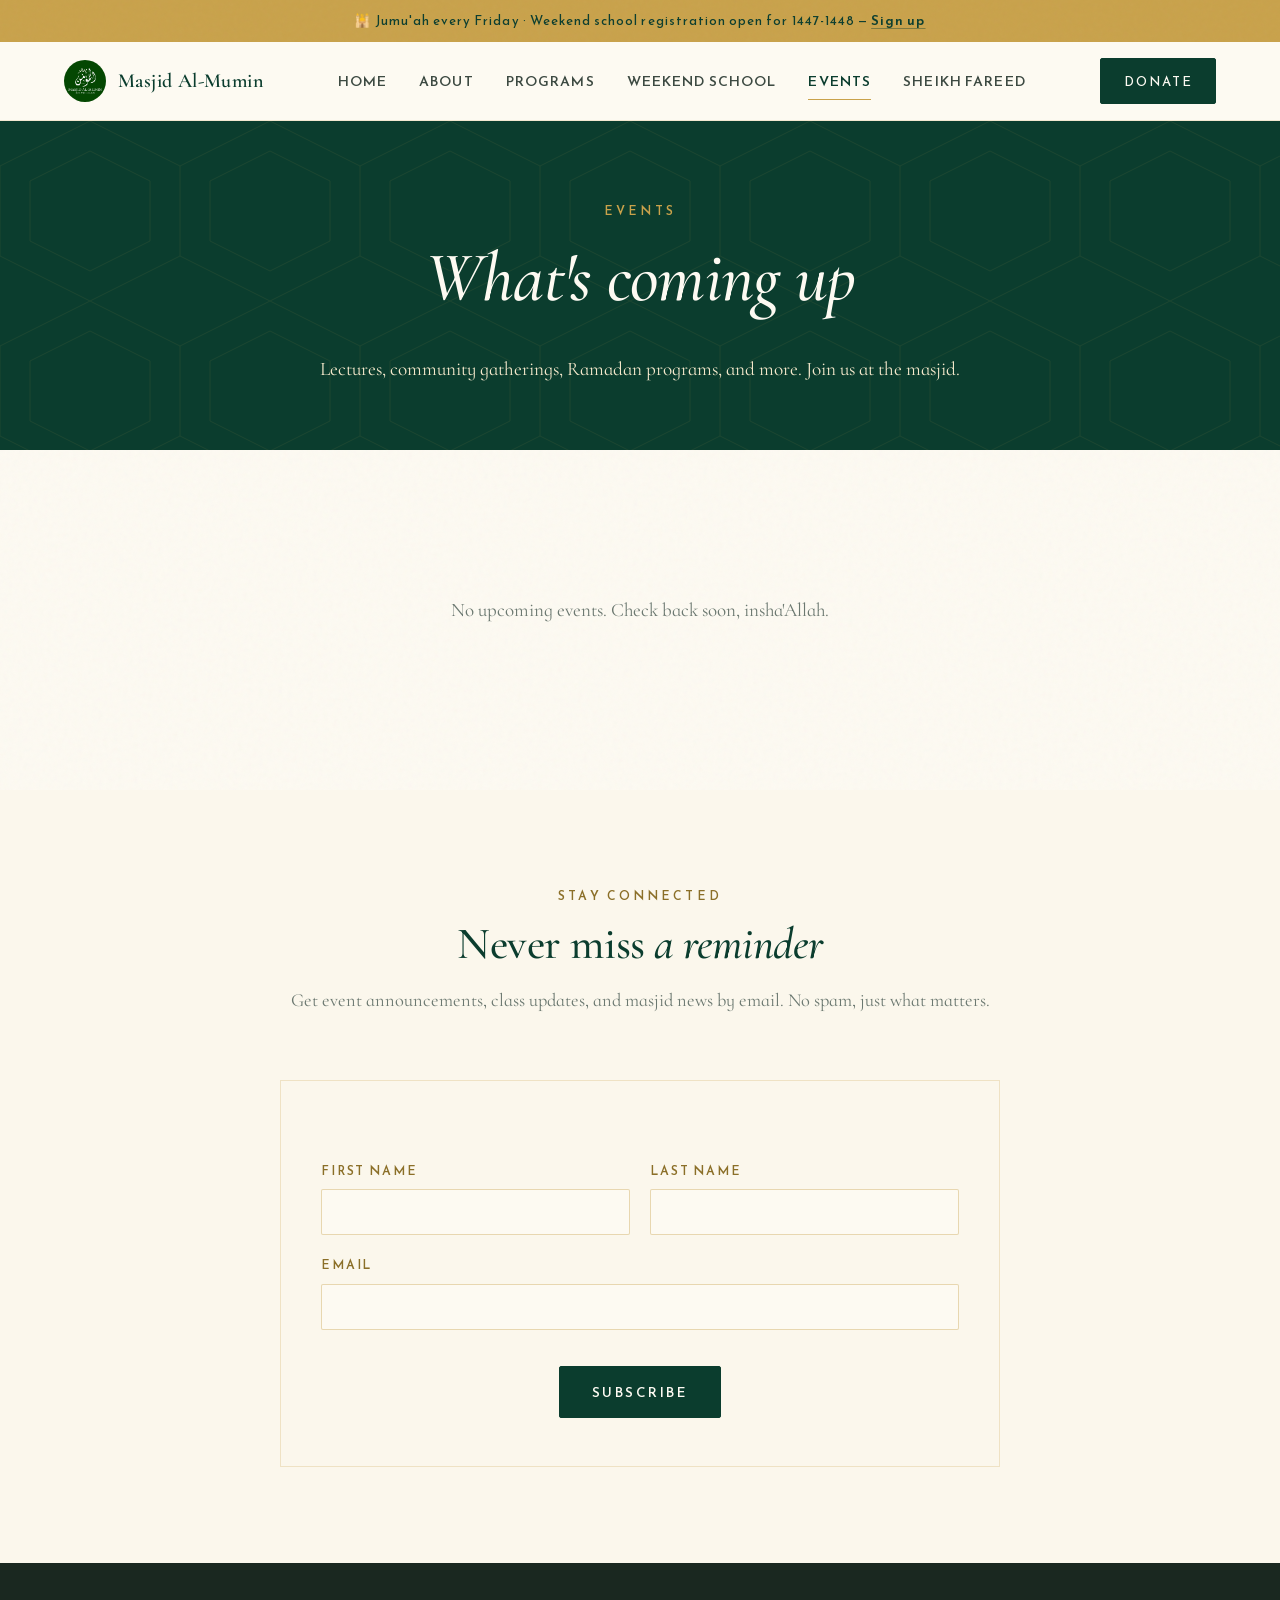
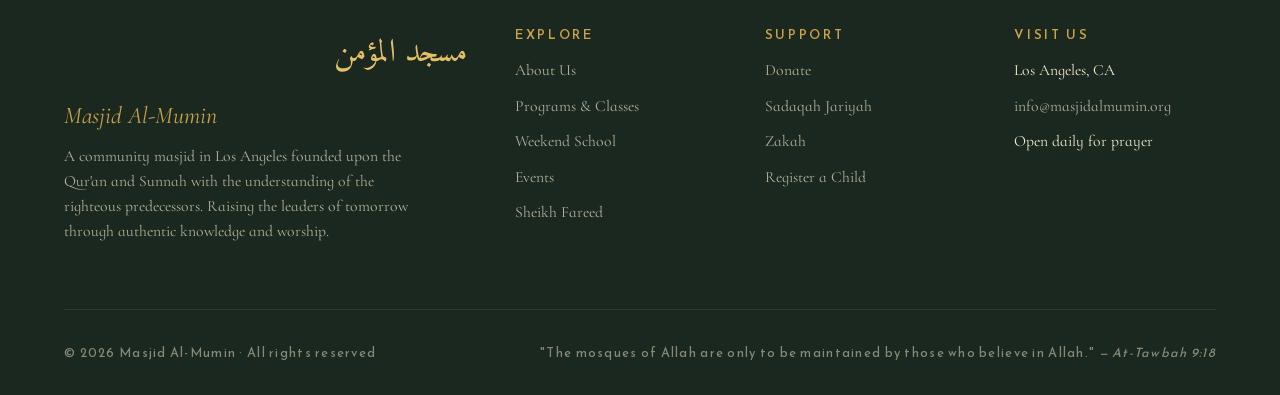
<file: events.html>
<!DOCTYPE html>
<html lang="en">
<head>
  <meta charset="UTF-8">
  <meta name="viewport" content="width=device-width, initial-scale=1.0">
  <title>Events &mdash; Masjid Al-Mumin</title>
  <link rel="icon" href="images/logo.jpg">
  <link rel="stylesheet" href="css/style.css">
</head>
<body>

<div id="site-header-mount"></div>

<section class="page-hero">
  <div class="container">
    <div class="eyebrow">Events</div>
    <h1>What's <em>coming up</em></h1>
    <p>Lectures, community gatherings, Ramadan programs, and more. Join us at the masjid.</p>
  </div>
</section>

<section>
  <div class="container-narrow">
    <div id="events-full"></div>
  </div>
</section>

<section style="background: var(--cream);">
  <div class="container-narrow">
    <div class="section-header">
      <div class="eyebrow">Stay Connected</div>
      <h2>Never miss <em>a reminder</em></h2>
      <p>Get event announcements, class updates, and masjid news by email. No spam, just what matters.</p>
    </div>

    <form class="form-card reveal" onsubmit="event.preventDefault(); handleSubscribe(this);">
      <div class="form-grid">
        <div class="field">
          <label>First Name</label>
          <input type="text" name="firstName" required>
        </div>
        <div class="field">
          <label>Last Name</label>
          <input type="text" name="lastName" required>
        </div>
        <div class="form-row-full field">
          <label>Email</label>
          <input type="email" name="email" required>
        </div>
        <div class="form-row-full" style="text-align: center; margin-top: 1rem;">
          <button type="submit" class="btn btn-primary">Subscribe</button>
        </div>
      </div>
    </form>
  </div>
</section>

<script>
function handleSubscribe(form) {
  const data = Object.fromEntries(new FormData(form).entries());
  console.log('Subscribed:', data);
  form.innerHTML = `
    <div style="text-align: center; padding: 2rem 1rem;">
      <div style="font-size: 3rem;">✅</div>
      <h3 style="font-style: italic;">Jazak Allahu khair, ${data.firstName}</h3>
      <p>You're on the list.</p>
    </div>
  `;
}
</script>

<div id="site-footer-mount"></div>

<script src="js/layout.js"></script>
<script src="js/main.js"></script>
</body>
</html>
</file>
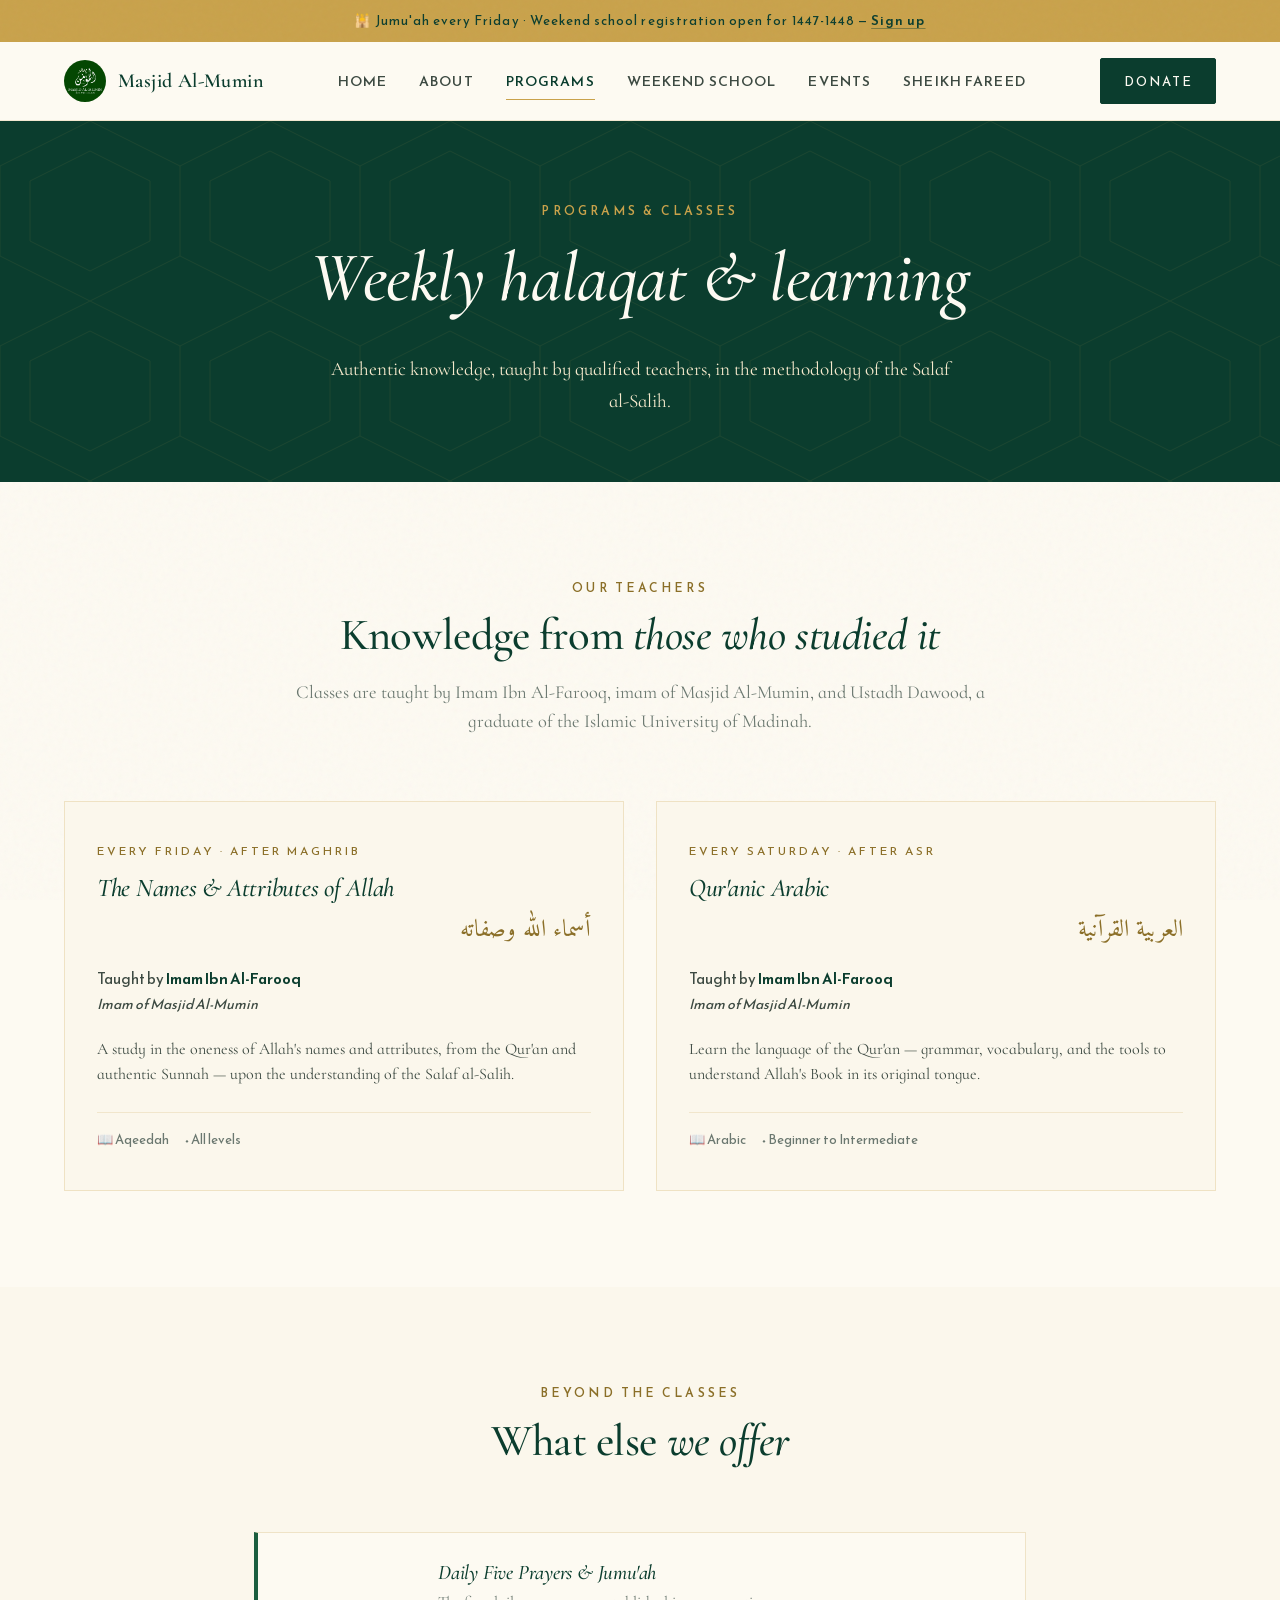
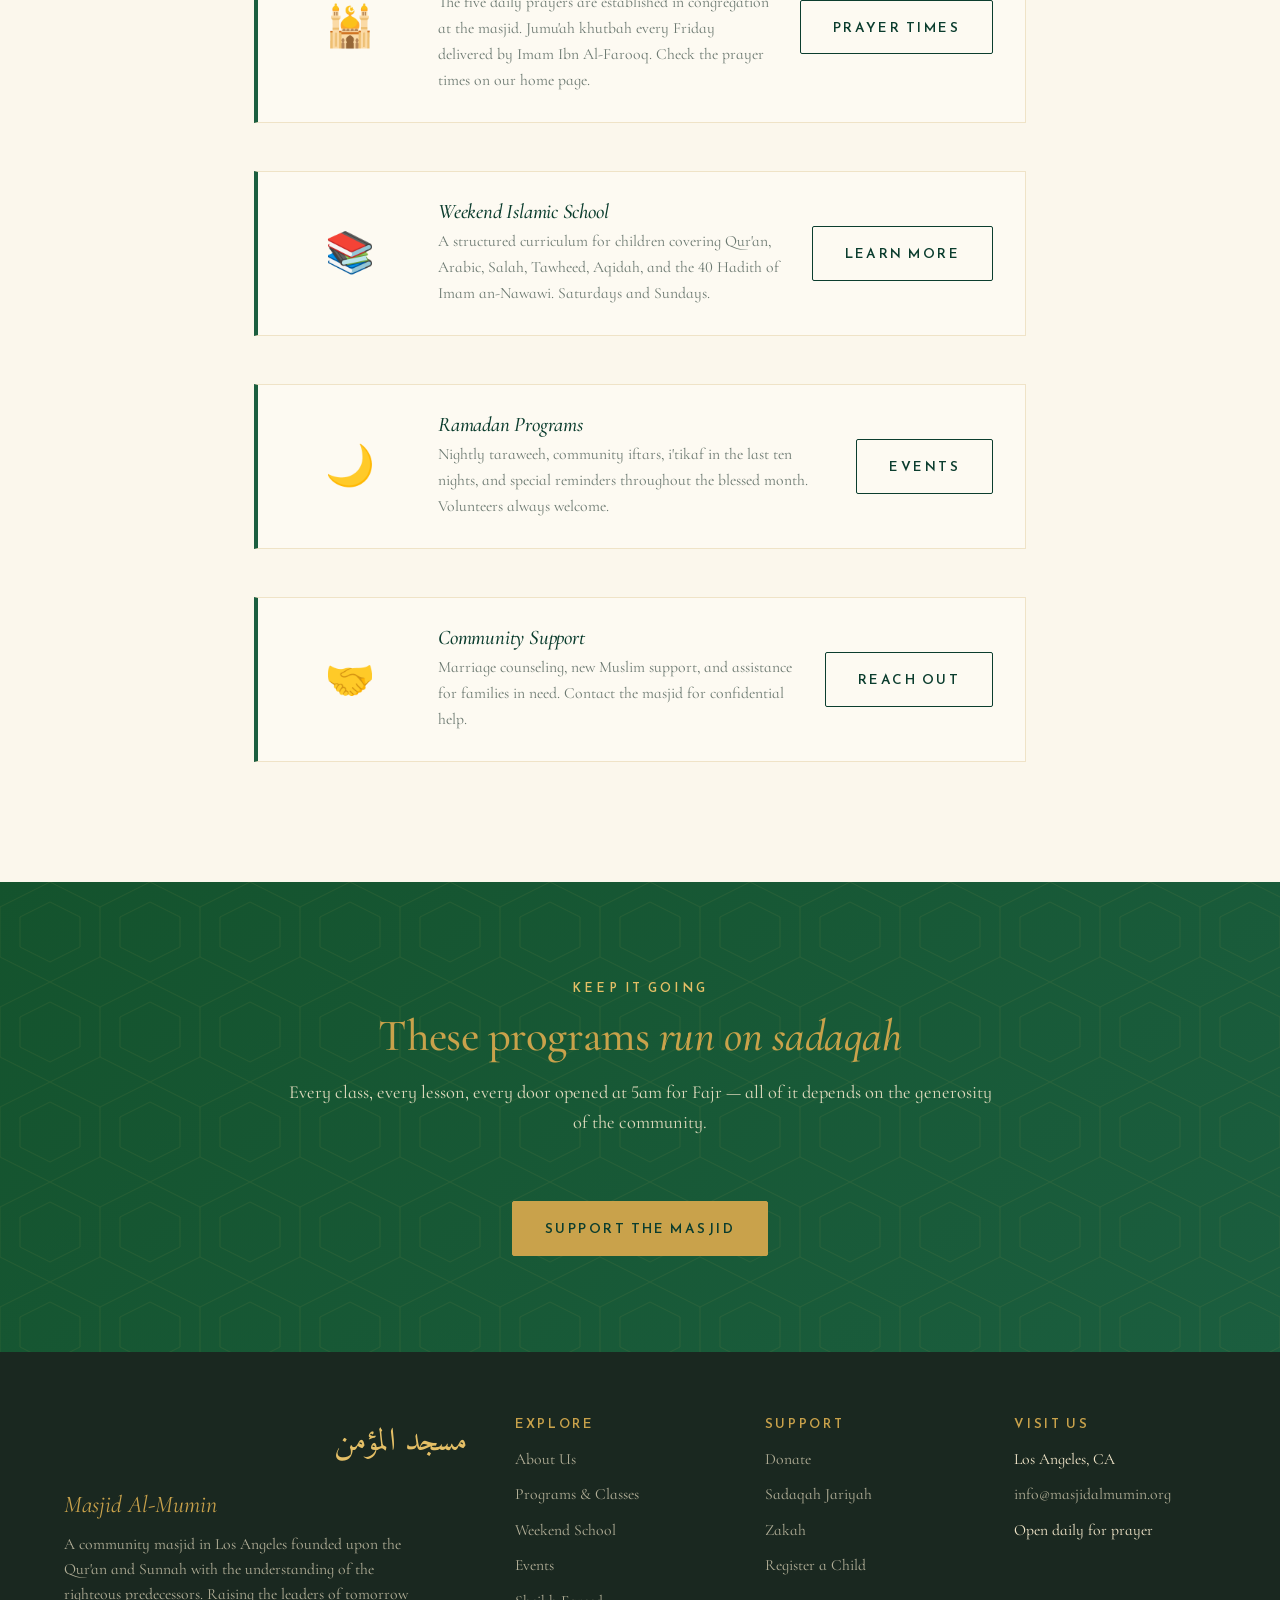
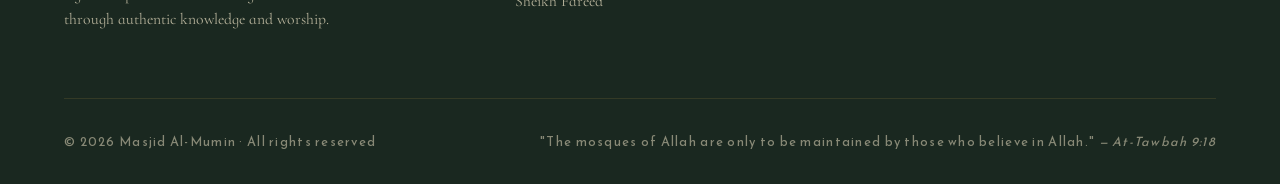
<file: programs.html>
<!DOCTYPE html>
<html lang="en">
<head>
  <meta charset="UTF-8">
  <meta name="viewport" content="width=device-width, initial-scale=1.0">
  <title>Programs & Classes &mdash; Masjid Al-Mumin</title>
  <link rel="icon" href="images/logo.jpg">
  <link rel="stylesheet" href="css/style.css">
</head>
<body>

<div id="site-header-mount"></div>

<section class="page-hero">
  <div class="container">
    <div class="eyebrow">Programs & Classes</div>
    <h1>Weekly <em>halaqat</em> & learning</h1>
    <p>Authentic knowledge, taught by qualified teachers, in the methodology of the Salaf al-Salih.</p>
  </div>
</section>

<section>
  <div class="container">
    <div class="section-header">
      <div class="eyebrow">Our Teachers</div>
      <h2>Knowledge from <em>those who studied it</em></h2>
      <p>Classes are taught by Imam Ibn Al-Farooq, imam of Masjid Al-Mumin, and Ustadh Dawood, a graduate of the Islamic University of Madinah.</p>
    </div>
    <div class="programs-grid" id="programs-full"></div>
  </div>
</section>

<section style="background: var(--cream);">
  <div class="container-narrow">
    <div class="section-header">
      <div class="eyebrow">Beyond the classes</div>
      <h2>What else <em>we offer</em></h2>
    </div>

    <div style="display: grid; gap: 1.5rem;">
      <div class="event-card reveal" style="border-left-color: var(--green);">
        <div style="font-family: var(--font-display); font-size: 2.5rem; color: var(--green-deep); text-align: center;">🕌</div>
        <div class="event-details">
          <h3>Daily Five Prayers & Jumu'ah</h3>
          <p>The five daily prayers are established in congregation at the masjid. Jumu'ah khutbah every Friday delivered by Imam Ibn Al-Farooq. Check the prayer times on our home page.</p>
        </div>
        <a href="index.html#prayer-times" class="btn btn-outline" style="white-space:nowrap;">Prayer Times</a>
      </div>

      <div class="event-card reveal" style="border-left-color: var(--green);">
        <div style="font-family: var(--font-display); font-size: 2.5rem; color: var(--green-deep); text-align: center;">📚</div>
        <div class="event-details">
          <h3>Weekend Islamic School</h3>
          <p>A structured curriculum for children covering Qur'an, Arabic, Salah, Tawheed, Aqidah, and the 40 Hadith of Imam an-Nawawi. Saturdays and Sundays.</p>
        </div>
        <a href="weekend-school.html" class="btn btn-outline" style="white-space:nowrap;">Learn More</a>
      </div>

      <div class="event-card reveal" style="border-left-color: var(--green);">
        <div style="font-family: var(--font-display); font-size: 2.5rem; color: var(--green-deep); text-align: center;">🌙</div>
        <div class="event-details">
          <h3>Ramadan Programs</h3>
          <p>Nightly taraweeh, community iftars, i'tikaf in the last ten nights, and special reminders throughout the blessed month. Volunteers always welcome.</p>
        </div>
        <a href="events.html" class="btn btn-outline" style="white-space:nowrap;">Events</a>
      </div>

      <div class="event-card reveal" style="border-left-color: var(--green);">
        <div style="font-family: var(--font-display); font-size: 2.5rem; color: var(--green-deep); text-align: center;">🤝</div>
        <div class="event-details">
          <h3>Community Support</h3>
          <p>Marriage counseling, new Muslim support, and assistance for families in need. Contact the masjid for confidential help.</p>
        </div>
        <a href="mailto:info@masjidalmumin.org" class="btn btn-outline" style="white-space:nowrap;">Reach Out</a>
      </div>
    </div>
  </div>
</section>

<section class="donate-cta">
  <div class="container">
    <div class="section-header">
      <div class="eyebrow" style="color: var(--gold-bright);">Keep It Going</div>
      <h2>These programs <em>run on sadaqah</em></h2>
      <p>Every class, every lesson, every door opened at 5am for Fajr — all of it depends on the generosity of the community.</p>
    </div>
    <div style="text-align: center;">
      <a href="donate.html" class="btn btn-gold">Support the Masjid</a>
    </div>
  </div>
</section>

<div id="site-footer-mount"></div>

<script src="js/layout.js"></script>
<script src="js/main.js"></script>
</body>
</html>
</file>
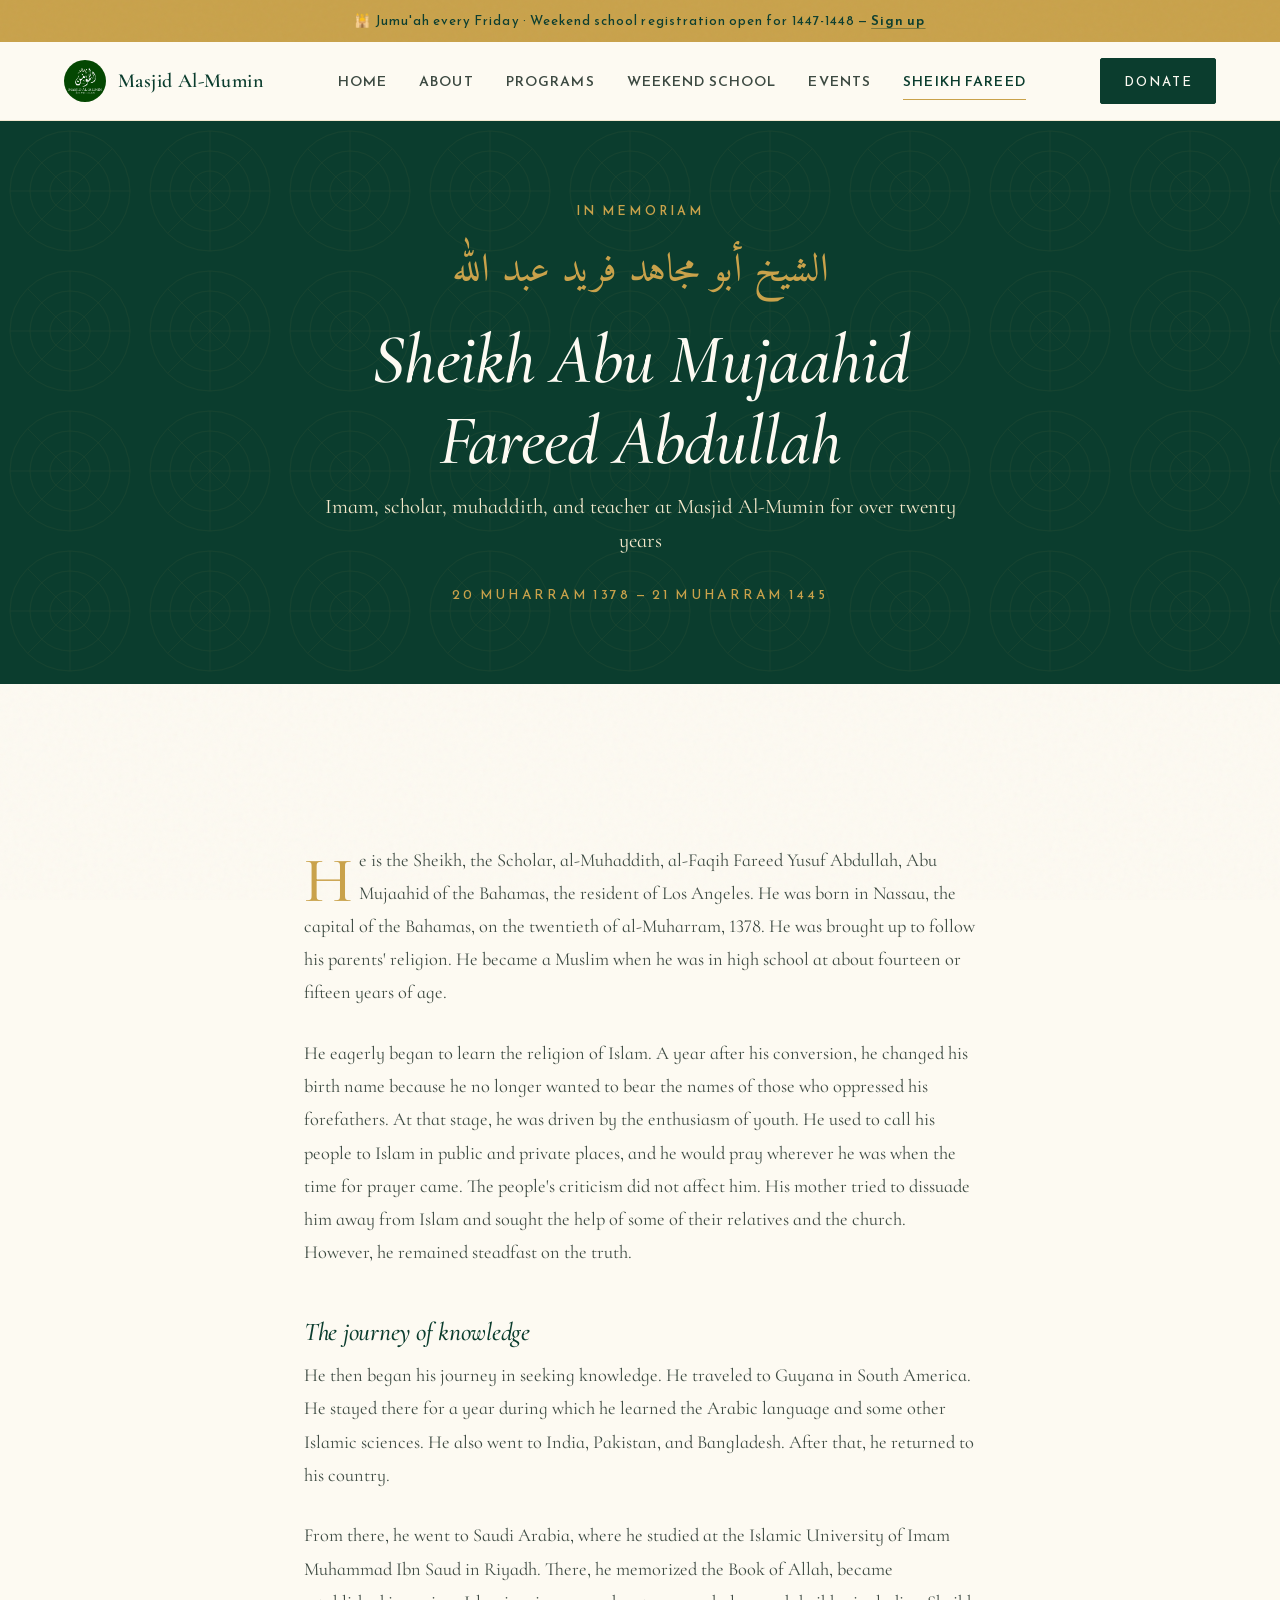
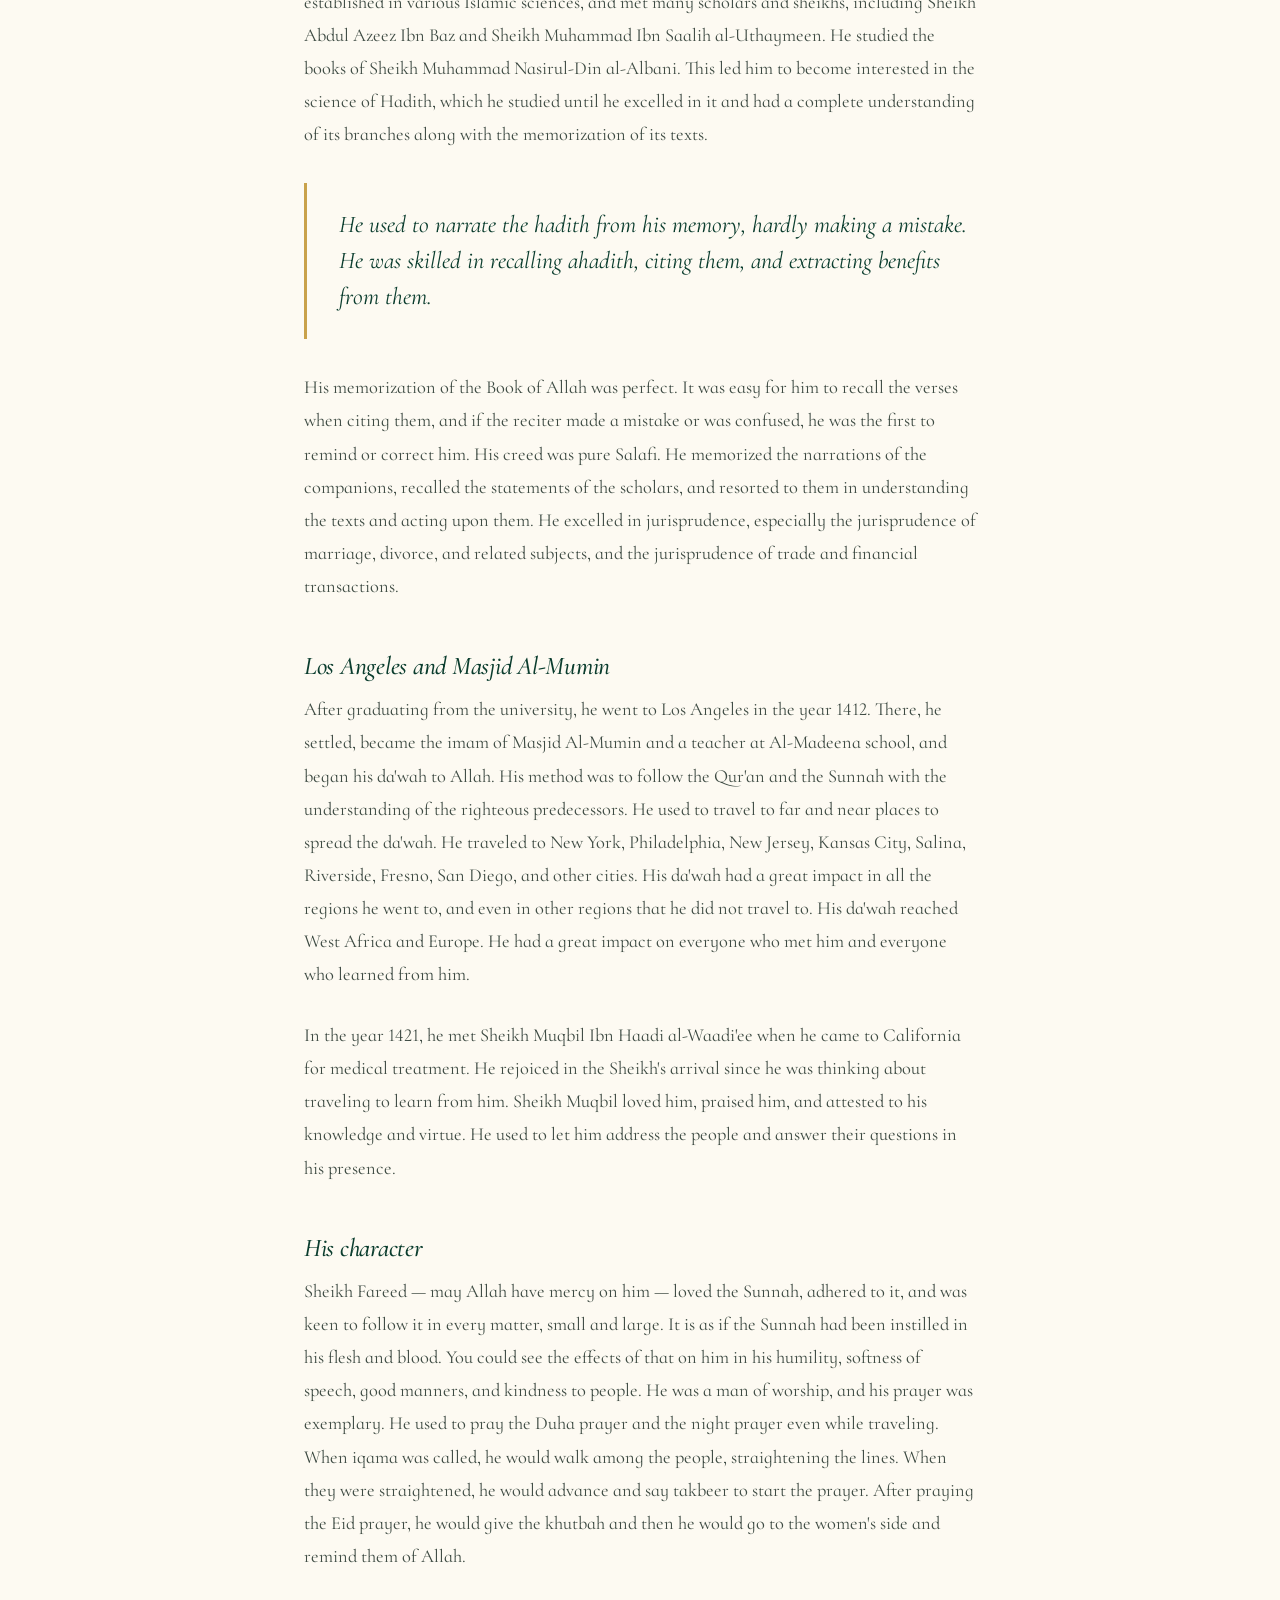
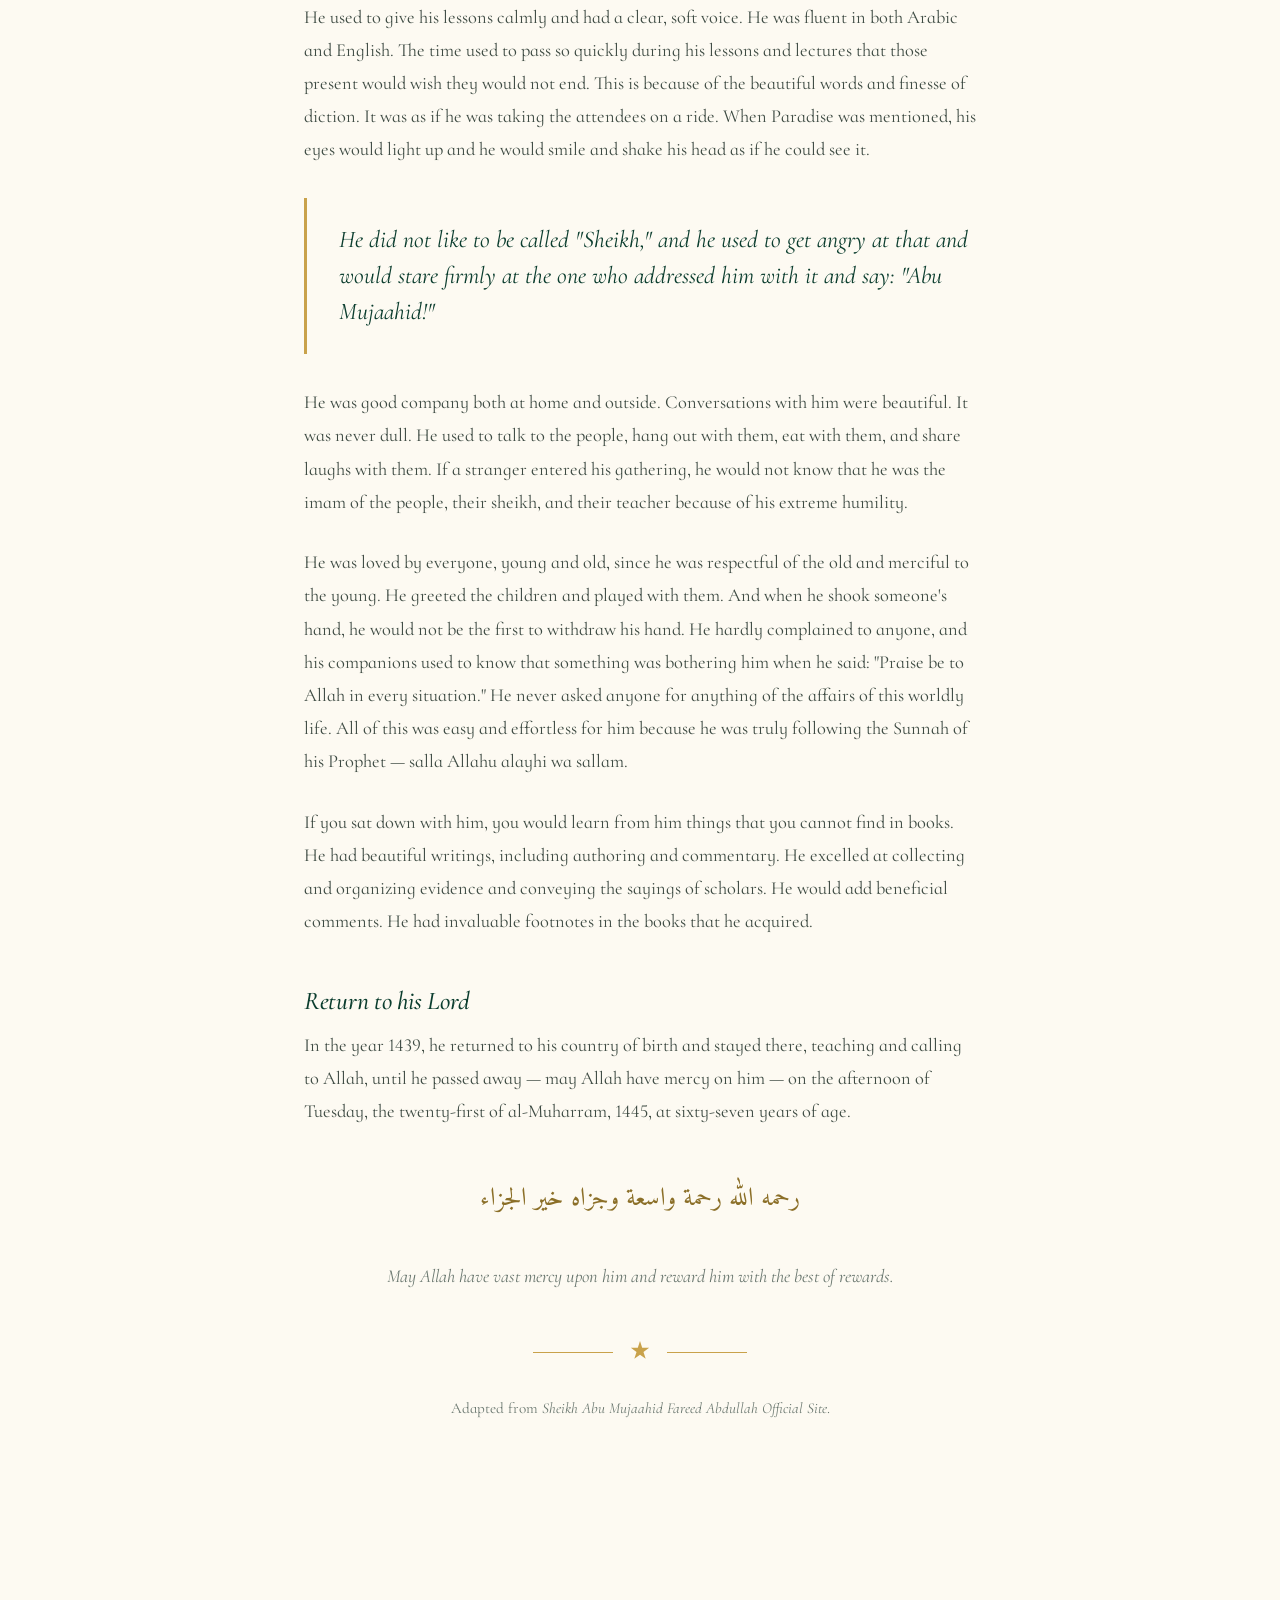
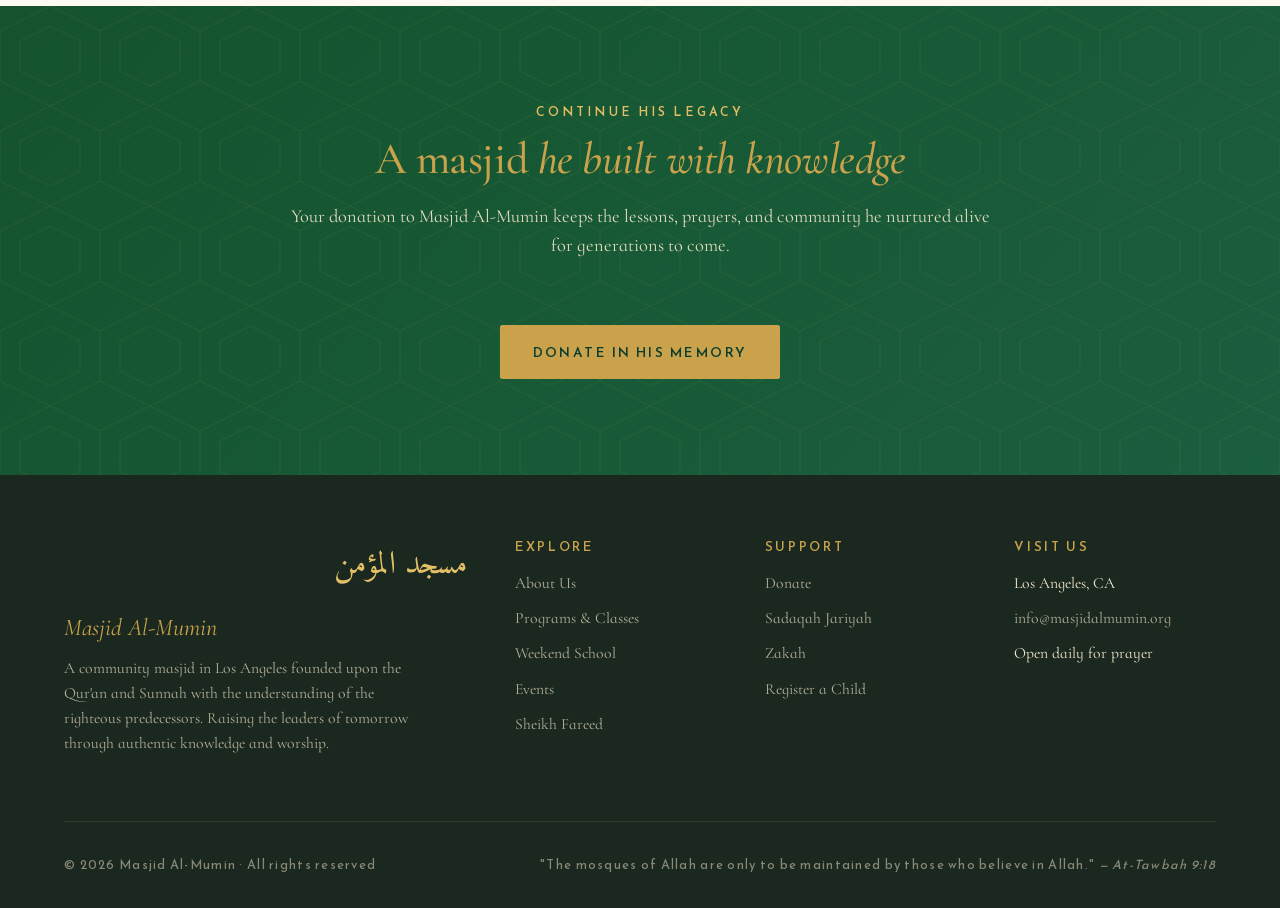
<file: sheikh-fareed.html>
<!DOCTYPE html>
<html lang="en">
<head>
  <meta charset="UTF-8">
  <meta name="viewport" content="width=device-width, initial-scale=1.0">
  <title>Sheikh Abu Mujaahid Fareed Abdullah &mdash; Masjid Al-Mumin</title>
  <meta name="description" content="The biography of Sheikh Abu Mujaahid Fareed Abdullah, former imam of Masjid Al-Mumin Los Angeles for over twenty years.">
  <link rel="icon" href="images/logo.jpg">
  <link rel="stylesheet" href="css/style.css">
</head>
<body>

<div id="site-header-mount"></div>

<section class="bio-hero">
  <div class="container">
    <div class="eyebrow">In Memoriam</div>
    <div class="arabic" style="font-size: 2.5rem; color: var(--gold); margin-bottom: 1rem;">الشيخ أبو مجاهد فريد عبد الله</div>
    <h1>Sheikh Abu Mujaahid<br>Fareed Abdullah</h1>
    <p class="subtitle">Imam, scholar, muhaddith, and teacher at Masjid Al-Mumin for over twenty years</p>
    <p class="dates">20 Muharram 1378 &mdash; 21 Muharram 1445</p>
  </div>
</section>

<section>
  <div class="prose">
    <p>
      He is the Sheikh, the Scholar, al-Muhaddith, al-Faqih Fareed Yusuf Abdullah, Abu Mujaahid of the Bahamas, the resident of Los Angeles. He was born in Nassau, the capital of the Bahamas, on the twentieth of al-Muharram, 1378. He was brought up to follow his parents' religion. He became a Muslim when he was in high school at about fourteen or fifteen years of age.
    </p>

    <p>
      He eagerly began to learn the religion of Islam. A year after his conversion, he changed his birth name because he no longer wanted to bear the names of those who oppressed his forefathers. At that stage, he was driven by the enthusiasm of youth. He used to call his people to Islam in public and private places, and he would pray wherever he was when the time for prayer came. The people's criticism did not affect him. His mother tried to dissuade him away from Islam and sought the help of some of their relatives and the church. However, he remained steadfast on the truth.
    </p>

    <h3 style="font-style: italic; color: var(--green-deep); margin-top: 3rem;">The journey of knowledge</h3>

    <p>
      He then began his journey in seeking knowledge. He traveled to Guyana in South America. He stayed there for a year during which he learned the Arabic language and some other Islamic sciences. He also went to India, Pakistan, and Bangladesh. After that, he returned to his country.
    </p>

    <p>
      From there, he went to Saudi Arabia, where he studied at the Islamic University of Imam Muhammad Ibn Saud in Riyadh. There, he memorized the Book of Allah, became established in various Islamic sciences, and met many scholars and sheikhs, including Sheikh Abdul Azeez Ibn Baz and Sheikh Muhammad Ibn Saalih al-Uthaymeen. He studied the books of Sheikh Muhammad Nasirul-Din al-Albani. This led him to become interested in the science of Hadith, which he studied until he excelled in it and had a complete understanding of its branches along with the memorization of its texts.
    </p>

    <div class="pull-quote">
      He used to narrate the hadith from his memory, hardly making a mistake. He was skilled in recalling ahadith, citing them, and extracting benefits from them.
    </div>

    <p>
      His memorization of the Book of Allah was perfect. It was easy for him to recall the verses when citing them, and if the reciter made a mistake or was confused, he was the first to remind or correct him. His creed was pure Salafi. He memorized the narrations of the companions, recalled the statements of the scholars, and resorted to them in understanding the texts and acting upon them. He excelled in jurisprudence, especially the jurisprudence of marriage, divorce, and related subjects, and the jurisprudence of trade and financial transactions.
    </p>

    <h3 style="font-style: italic; color: var(--green-deep); margin-top: 3rem;">Los Angeles and Masjid Al-Mumin</h3>

    <p>
      After graduating from the university, he went to Los Angeles in the year 1412. There, he settled, became the imam of Masjid Al-Mumin and a teacher at Al-Madeena school, and began his da'wah to Allah. His method was to follow the Qur'an and the Sunnah with the understanding of the righteous predecessors. He used to travel to far and near places to spread the da'wah. He traveled to New York, Philadelphia, New Jersey, Kansas City, Salina, Riverside, Fresno, San Diego, and other cities. His da'wah had a great impact in all the regions he went to, and even in other regions that he did not travel to. His da'wah reached West Africa and Europe. He had a great impact on everyone who met him and everyone who learned from him.
    </p>

    <p>
      In the year 1421, he met Sheikh Muqbil Ibn Haadi al-Waadi'ee when he came to California for medical treatment. He rejoiced in the Sheikh's arrival since he was thinking about traveling to learn from him. Sheikh Muqbil loved him, praised him, and attested to his knowledge and virtue. He used to let him address the people and answer their questions in his presence.
    </p>

    <h3 style="font-style: italic; color: var(--green-deep); margin-top: 3rem;">His character</h3>

    <p>
      Sheikh Fareed — may Allah have mercy on him — loved the Sunnah, adhered to it, and was keen to follow it in every matter, small and large. It is as if the Sunnah had been instilled in his flesh and blood. You could see the effects of that on him in his humility, softness of speech, good manners, and kindness to people. He was a man of worship, and his prayer was exemplary. He used to pray the Duha prayer and the night prayer even while traveling. When iqama was called, he would walk among the people, straightening the lines. When they were straightened, he would advance and say takbeer to start the prayer. After praying the Eid prayer, he would give the khutbah and then he would go to the women's side and remind them of Allah.
    </p>

    <p>
      He used to give his lessons calmly and had a clear, soft voice. He was fluent in both Arabic and English. The time used to pass so quickly during his lessons and lectures that those present would wish they would not end. This is because of the beautiful words and finesse of diction. It was as if he was taking the attendees on a ride. When Paradise was mentioned, his eyes would light up and he would smile and shake his head as if he could see it.
    </p>

    <div class="pull-quote">
      He did not like to be called "Sheikh," and he used to get angry at that and would stare firmly at the one who addressed him with it and say: "Abu Mujaahid!"
    </div>

    <p>
      He was good company both at home and outside. Conversations with him were beautiful. It was never dull. He used to talk to the people, hang out with them, eat with them, and share laughs with them. If a stranger entered his gathering, he would not know that he was the imam of the people, their sheikh, and their teacher because of his extreme humility.
    </p>

    <p>
      He was loved by everyone, young and old, since he was respectful of the old and merciful to the young. He greeted the children and played with them. And when he shook someone's hand, he would not be the first to withdraw his hand. He hardly complained to anyone, and his companions used to know that something was bothering him when he said: "Praise be to Allah in every situation." He never asked anyone for anything of the affairs of this worldly life. All of this was easy and effortless for him because he was truly following the Sunnah of his Prophet — salla Allahu alayhi wa sallam.
    </p>

    <p>
      If you sat down with him, you would learn from him things that you cannot find in books. He had beautiful writings, including authoring and commentary. He excelled at collecting and organizing evidence and conveying the sayings of scholars. He would add beneficial comments. He had invaluable footnotes in the books that he acquired.
    </p>

    <h3 style="font-style: italic; color: var(--green-deep); margin-top: 3rem;">Return to his Lord</h3>

    <p>
      In the year 1439, he returned to his country of birth and stayed there, teaching and calling to Allah, until he passed away — may Allah have mercy on him — on the afternoon of Tuesday, the twenty-first of al-Muharram, 1445, at sixty-seven years of age.
    </p>

    <p style="font-family: var(--font-arabic); font-size: 1.6rem; text-align: center; color: var(--gold-deep); direction: rtl; margin-top: 3rem;">
      رحمه الله رحمة واسعة وجزاه خير الجزاء
    </p>
    <p style="text-align: center; font-style: italic; color: var(--ink-muted);">
      May Allah have vast mercy upon him and reward him with the best of rewards.
    </p>

    <div class="gold-rule" style="margin-top: 3rem;">
      <svg viewBox="0 0 24 24" fill="currentColor"><path d="M12 0l2.4 7.4H22l-6.2 4.5 2.4 7.4L12 15l-6.2 4.3 2.4-7.4L2 7.4h7.6z"/></svg>
    </div>

    <p style="text-align: center; font-size: 0.95rem; color: var(--ink-muted); margin-top: 2rem;">
      Adapted from <em>Sheikh Abu Mujaahid Fareed Abdullah Official Site</em>.
    </p>
  </div>
</section>

<section class="donate-cta">
  <div class="container">
    <div class="section-header">
      <div class="eyebrow" style="color: var(--gold-bright);">Continue His Legacy</div>
      <h2>A masjid <em>he built with knowledge</em></h2>
      <p>Your donation to Masjid Al-Mumin keeps the lessons, prayers, and community he nurtured alive for generations to come.</p>
    </div>
    <div style="text-align: center;">
      <a href="donate.html" class="btn btn-gold">Donate in His Memory</a>
    </div>
  </div>
</section>

<div id="site-footer-mount"></div>

<script src="js/layout.js"></script>
<script src="js/main.js"></script>
</body>
</html>
</file>
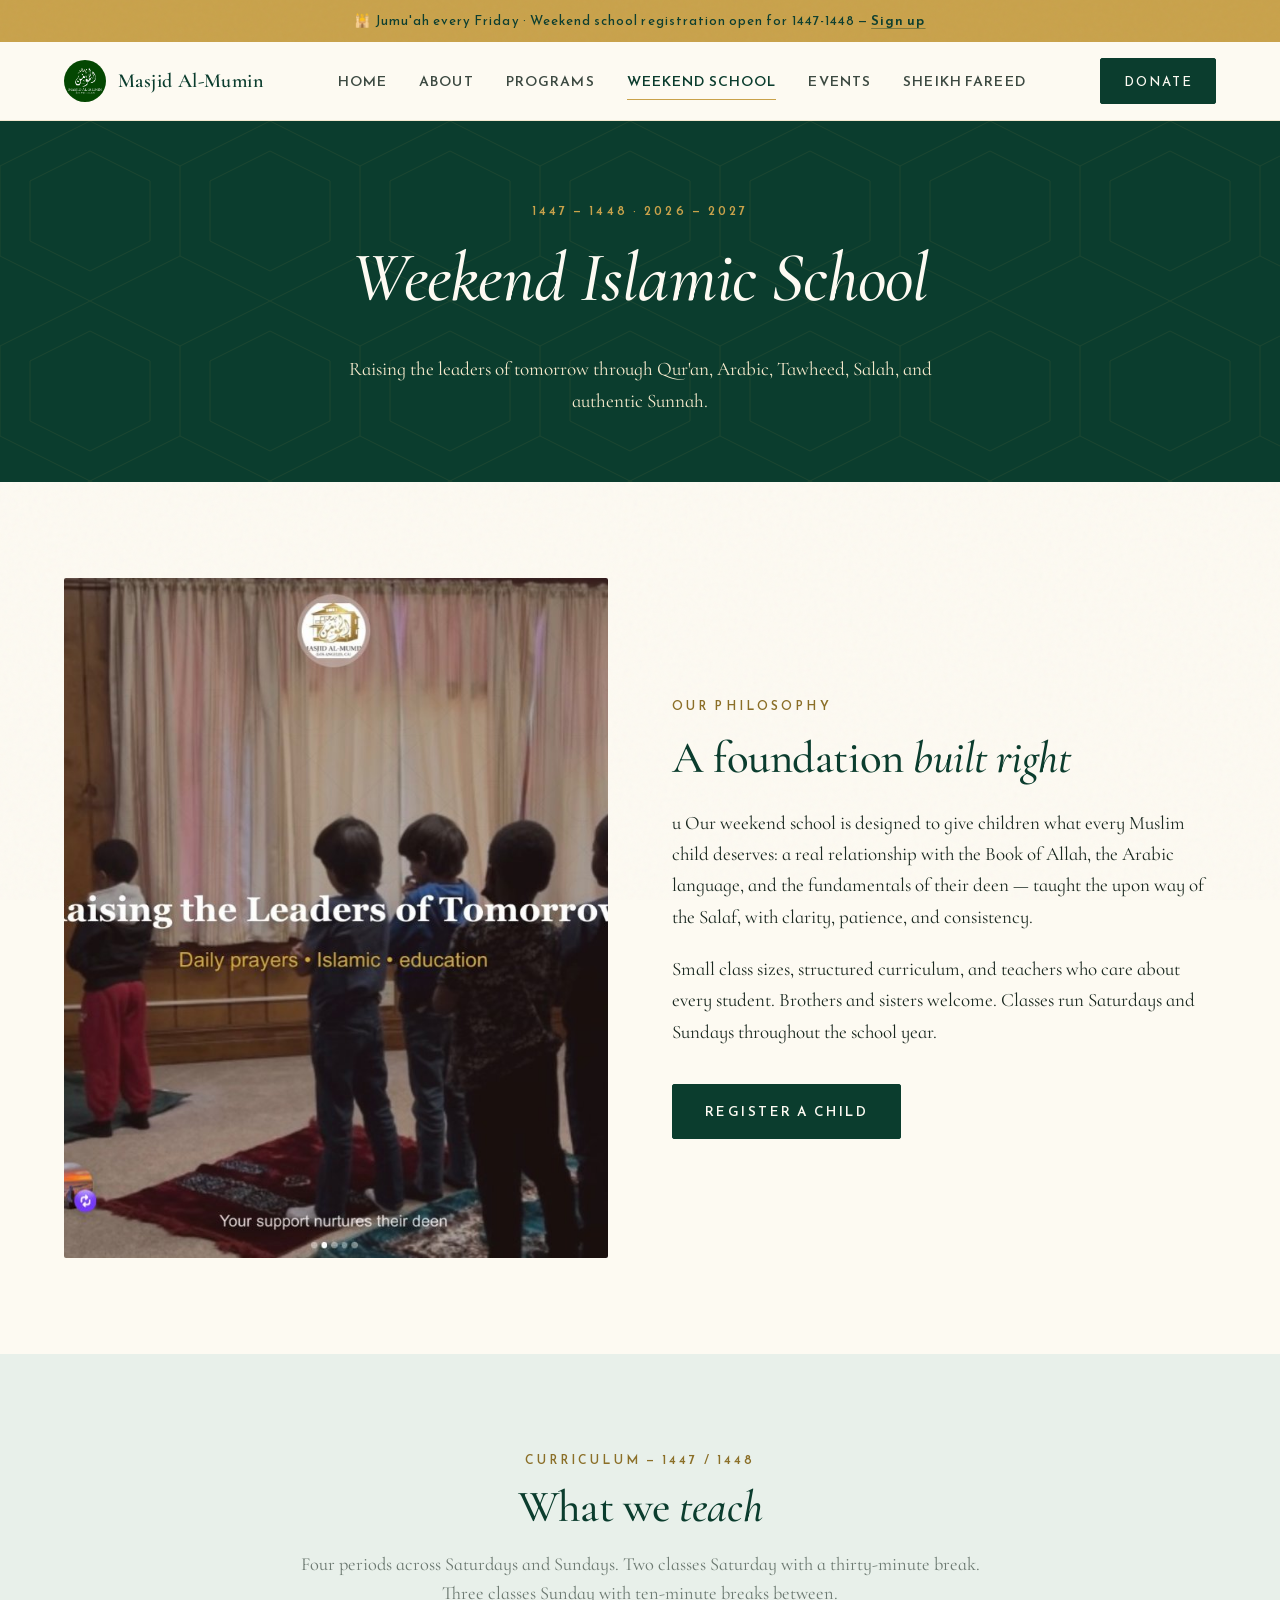
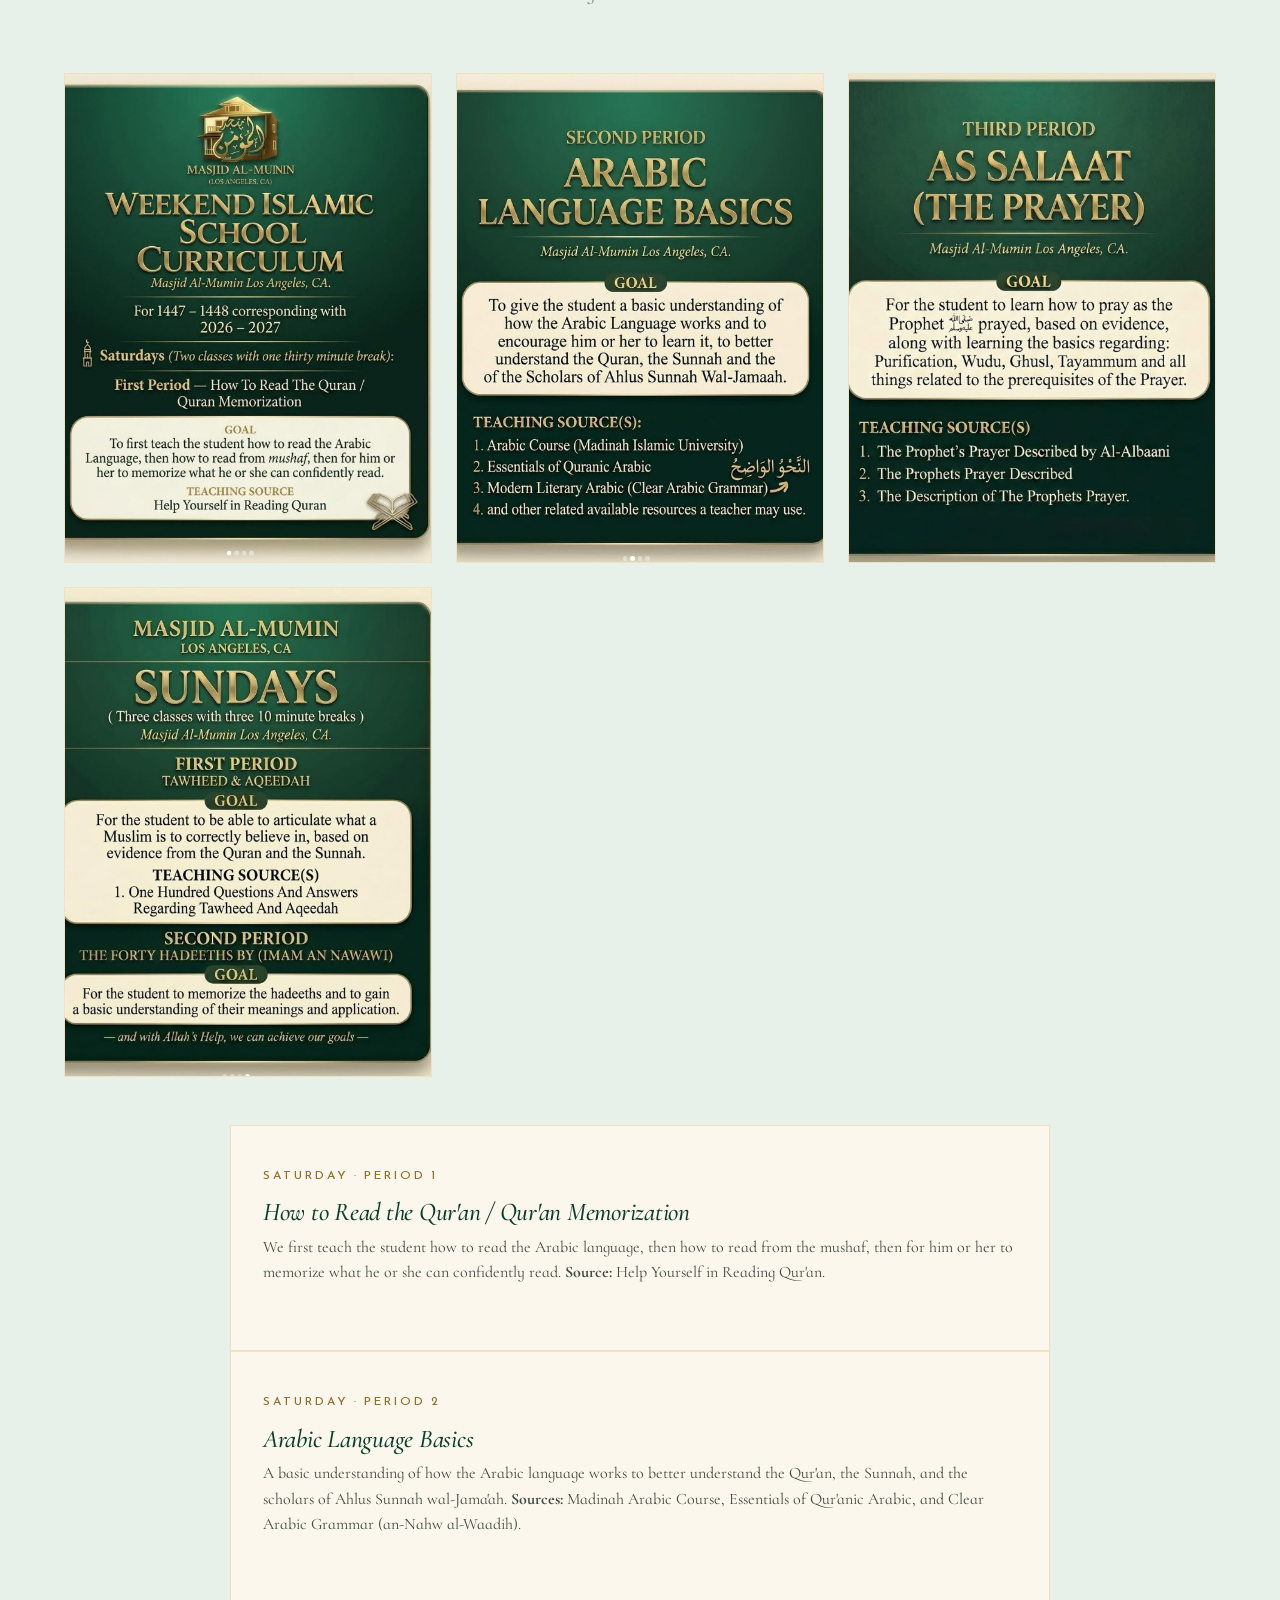
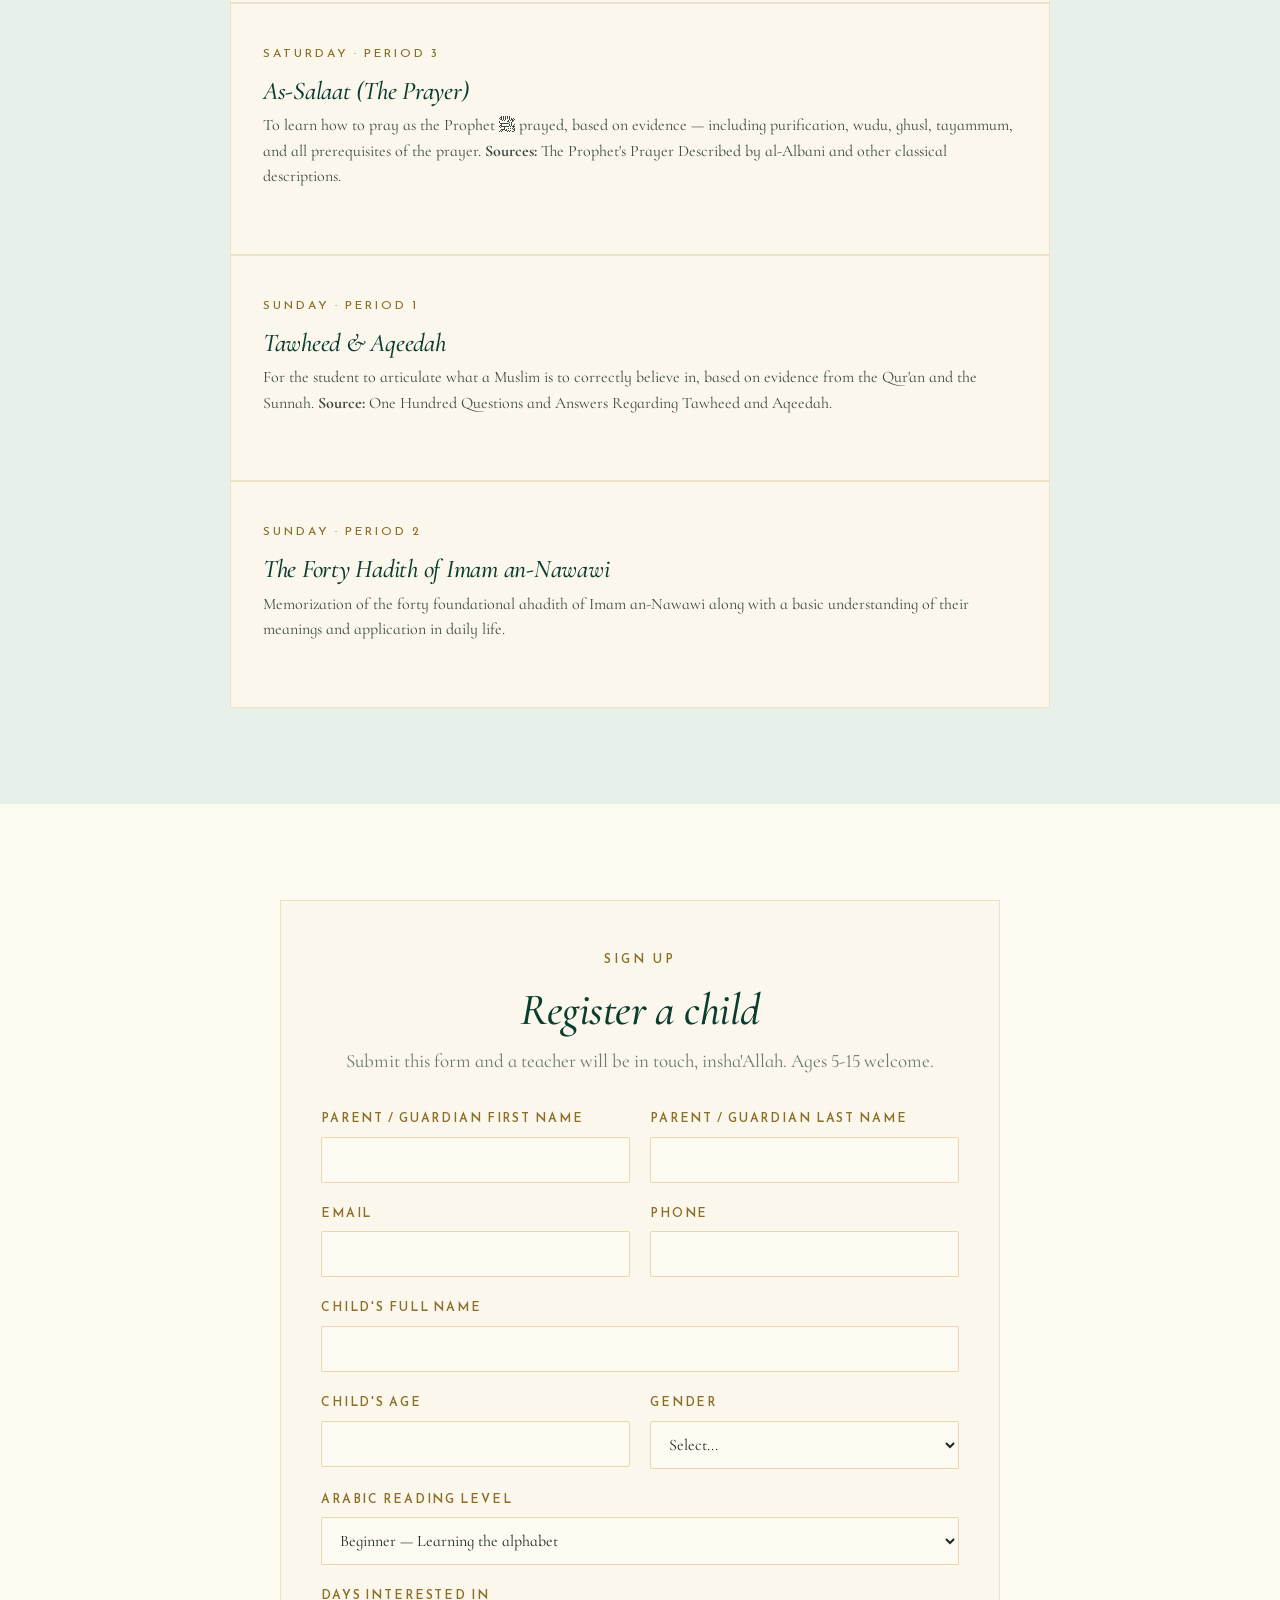
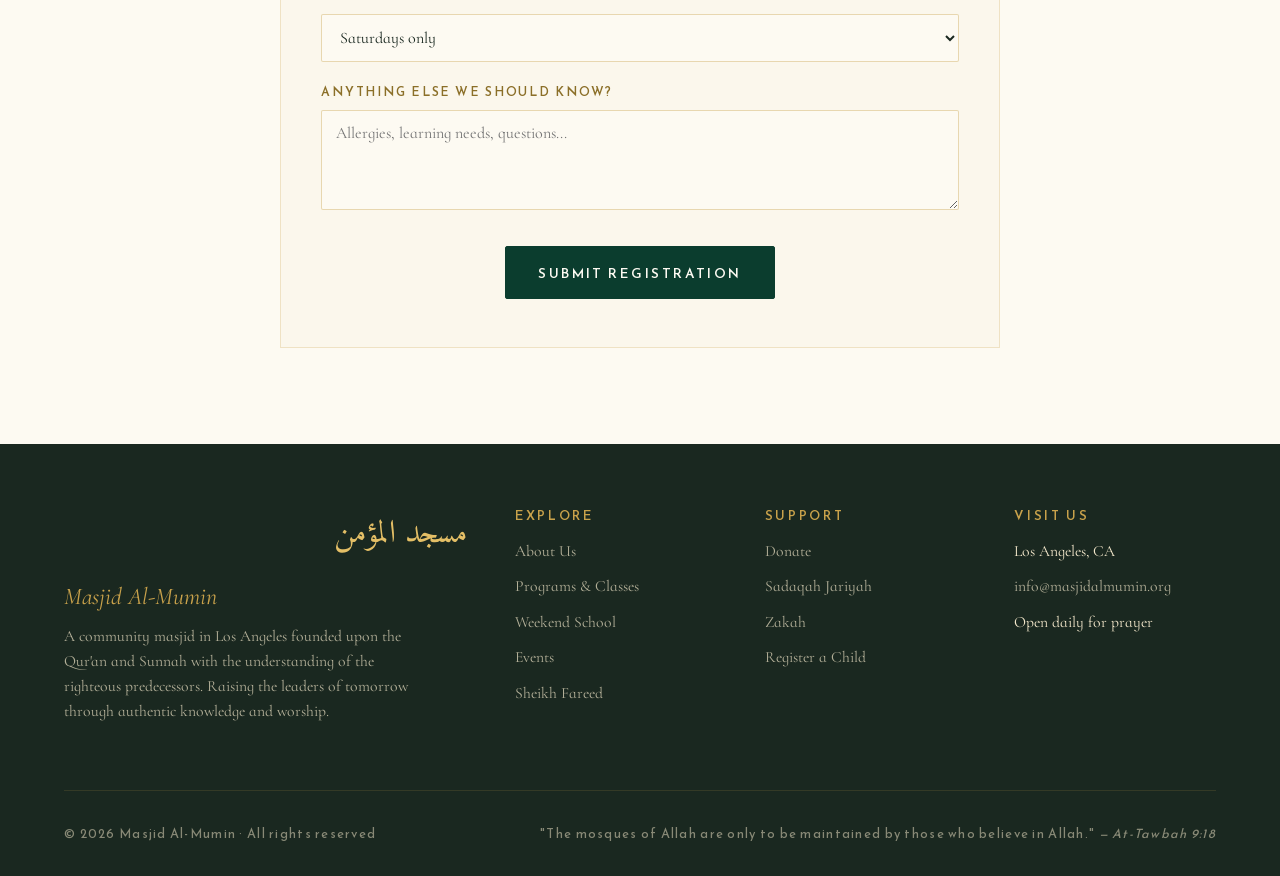
<file: weekend-school.html>
<!DOCTYPE html>
<html lang="en">
<head>
  <meta charset="UTF-8">
  <meta name="viewport" content="width=device-width, initial-scale=1.0">
  <title>Weekend Islamic School &mdash; Masjid Al-Mumin</title>
  <link rel="icon" href="images/logo.jpg">
  <link rel="stylesheet" href="css/style.css">
</head>
<body>

<div id="site-header-mount"></div>

<section class="page-hero">
  <div class="container">
    <div class="eyebrow">1447 &mdash; 1448 &middot; 2026 &mdash; 2027</div>
    <h1>Weekend <em>Islamic School</em></h1>
    <p>Raising the leaders of tomorrow through Qur'an, Arabic, Tawheed, Salah, and authentic Sunnah.</p>
  </div>
</section>

<section>
  <div class="container">
    <div class="two-col">
      <div class="two-col-image reveal">
        <img src="images/ramadan-sadaqah.png" alt="Students at weekend school">
      </div>
      <div class="reveal">
        <div class="eyebrow">Our Philosophy</div>
        <h2>A foundation <em>built right</em></h2>
        <p>
u          Our weekend school is designed to give children what every Muslim child deserves: a real relationship with the Book of Allah, the Arabic language, and the fundamentals of their deen — taught the upon way of the Salaf, with clarity, patience, and consistency.
        </p>
        <p>
          Small class sizes, structured curriculum, and teachers who care about every student. Brothers and sisters welcome. Classes run Saturdays and Sundays throughout the school year.
        </p>
        <a href="#register" class="btn btn-primary" style="margin-top: 1rem;">Register a Child</a>
      </div>
    </div>
  </div>
</section>

<section style="background: var(--green-mist);">
  <div class="container">
    <div class="section-header">
      <div class="eyebrow">Curriculum &mdash; 1447 / 1448</div>
      <h2>What we <em>teach</em></h2>
      <p>Four periods across Saturdays and Sundays. Two classes Saturday with a thirty-minute break. Three classes Sunday with ten-minute breaks between.</p>
    </div>

    <div class="curriculum-grid">
      <div class="curriculum-tile reveal">
        <img src="images/curriculum-1.png" alt="First Period — Qur'an">
      </div>
      <div class="curriculum-tile reveal">
        <img src="images/curriculum-2.png" alt="Second Period — Arabic">
      </div>
      <div class="curriculum-tile reveal">
        <img src="images/curriculum-3.png" alt="Third Period — As Salaat">
      </div>
      <div class="curriculum-tile reveal">
        <img src="images/curriculum-4.png" alt="Sundays — Tawheed & 40 Hadith">
      </div>
    </div>

    <div style="max-width: 820px; margin: 3rem auto 0;">
      <div class="program-card reveal">
        <div class="program-day">Saturday &middot; Period 1</div>
        <h3>How to Read the Qur'an / Qur'an Memorization</h3>
        <p class="program-desc">
          We first teach the student how to read the Arabic language, then how to read from the mushaf, then for him or her to memorize what he or she can confidently read. <strong>Source:</strong> Help Yourself in Reading Qur'an.
        </p>
      </div>

      <div class="program-card reveal">
        <div class="program-day">Saturday &middot; Period 2</div>
        <h3>Arabic Language Basics</h3>
        <p class="program-desc">
          A basic understanding of how the Arabic language works to better understand the Qur'an, the Sunnah, and the scholars of Ahlus Sunnah wal-Jama'ah. <strong>Sources:</strong> Madinah Arabic Course, Essentials of Qur'anic Arabic, and Clear Arabic Grammar (an-Nahw al-Waadih).
        </p>
      </div>

      <div class="program-card reveal">
        <div class="program-day">Saturday &middot; Period 3</div>
        <h3>As-Salaat (The Prayer)</h3>
        <p class="program-desc">
          To learn how to pray as the Prophet ﷺ prayed, based on evidence — including purification, wudu, ghusl, tayammum, and all prerequisites of the prayer. <strong>Sources:</strong> The Prophet's Prayer Described by al-Albani and other classical descriptions.
        </p>
      </div>

      <div class="program-card reveal">
        <div class="program-day">Sunday &middot; Period 1</div>
        <h3>Tawheed & Aqeedah</h3>
        <p class="program-desc">
          For the student to articulate what a Muslim is to correctly believe in, based on evidence from the Qur'an and the Sunnah. <strong>Source:</strong> One Hundred Questions and Answers Regarding Tawheed and Aqeedah.
        </p>
      </div>

      <div class="program-card reveal">
        <div class="program-day">Sunday &middot; Period 2</div>
        <h3>The Forty Hadith of Imam an-Nawawi</h3>
        <p class="program-desc">
          Memorization of the forty foundational ahadith of Imam an-Nawawi along with a basic understanding of their meanings and application in daily life.
        </p>
      </div>
    </div>
  </div>
</section>

<!-- Registration form -->
<section id="register">
  <div class="container">
    <form class="form-card reveal" onsubmit="event.preventDefault(); handleRegister(this);">
      <div class="eyebrow">Sign Up</div>
      <h2>Register a <em>child</em></h2>
      <p style="text-align: center; color: var(--ink-muted); margin-bottom: 0;">Submit this form and a teacher will be in touch, insha'Allah. Ages 5-15 welcome.</p>

      <div class="form-grid">
        <div class="field">
          <label>Parent / Guardian First Name</label>
          <input type="text" name="parentFirst" required>
        </div>
        <div class="field">
          <label>Parent / Guardian Last Name</label>
          <input type="text" name="parentLast" required>
        </div>
        <div class="field">
          <label>Email</label>
          <input type="email" name="email" required>
        </div>
        <div class="field">
          <label>Phone</label>
          <input type="tel" name="phone" required>
        </div>

        <div class="form-row-full field">
          <label>Child's Full Name</label>
          <input type="text" name="childName" required>
        </div>
        <div class="field">
          <label>Child's Age</label>
          <input type="number" name="childAge" min="4" max="17" required>
        </div>
        <div class="field">
          <label>Gender</label>
          <select name="childGender" required>
            <option value="">Select...</option>
            <option>Brother</option>
            <option>Sister</option>
          </select>
        </div>

        <div class="form-row-full field">
          <label>Arabic Reading Level</label>
          <select name="arabicLevel">
            <option>Beginner &mdash; Learning the alphabet</option>
            <option>Intermediate &mdash; Reading with tashkeel</option>
            <option>Advanced &mdash; Reading fluently from the mushaf</option>
          </select>
        </div>

        <div class="form-row-full field">
          <label>Days Interested In</label>
          <select name="days">
            <option>Saturdays only</option>
            <option>Sundays only</option>
            <option>Both Saturday & Sunday</option>
          </select>
        </div>

        <div class="form-row-full field">
          <label>Anything else we should know?</label>
          <textarea name="notes" placeholder="Allergies, learning needs, questions..."></textarea>
        </div>

        <div class="form-row-full" style="text-align: center; margin-top: 1rem;">
          <button type="submit" class="btn btn-primary">Submit Registration</button>
        </div>
      </div>
    </form>
  </div>
</section>

<script>
function handleRegister(form) {
  const data = Object.fromEntries(new FormData(form).entries());
  // In production, POST to /api/register or a Netlify/Formspree/Google Forms endpoint
  // For now: save to localStorage as a draft + show confirmation
  console.log('Registration submitted:', data);
  form.innerHTML = `
    <div style="text-align: center; padding: 3rem 1rem;">
      <div style="font-size: 3rem;">✅</div>
      <h2 style="font-style: italic;">Jazak Allahu khair</h2>
      <p>Your registration for <strong>${data.childName}</strong> has been received. We will contact you at <strong>${data.email}</strong> within a few days, insha'Allah.</p>
      <p style="color: var(--ink-muted); font-size: 0.95rem; margin-top: 2rem;">Note: to fully activate this form, connect it to an email service (Formspree, Netlify Forms, or Google Forms).</p>
    </div>
  `;
}
</script>

<div id="site-footer-mount"></div>

<script src="js/layout.js"></script>
<script src="js/main.js"></script>
</body>
</html>
</file>
<file: css/style.css>
/* ==========================================================================
   Masjid Al-Mumin — Design System
   ========================================================================== */

@import url('https://fonts.googleapis.com/css2?family=Amiri:ital,wght@0,400;0,700;1,400&family=Cormorant+Garamond:wght@300;400;500;600;700&family=Cormorant+Infant:ital,wght@0,400;0,500;0,600;1,400&family=Reem+Kufi:wght@400;500;600;700&display=swap');

:root {
  /* Color palette — inspired by the masjid's green & gold identity */
  --green-deep: #0b3d2e;
  --green-dark: #14532d;
  --green: #1b5e3f;
  --green-light: #2d7a55;
  --green-mist: #e8f0ea;

  --gold: #c9a24b;
  --gold-bright: #e4bf66;
  --gold-soft: #f5e9cc;
  --gold-deep: #8b6f28;

  --cream: #fbf7ec;
  --paper: #fdfaf2;
  --ink: #1a2820;
  --ink-soft: #3d4a42;
  --ink-muted: #6b7870;

  /* Type */
  --font-display: 'Cormorant Garamond', 'Amiri', Georgia, serif;
  --font-body: 'Cormorant Infant', Georgia, serif;
  --font-arabic: 'Amiri', 'Reem Kufi', serif;
  --font-ui: 'Reem Kufi', 'Cormorant Garamond', sans-serif;

  /* Spacing */
  --container: 1200px;
  --container-narrow: 820px;

  /* Motion */
  --ease: cubic-bezier(0.22, 0.61, 0.36, 1);
}

*, *::before, *::after { box-sizing: border-box; }
html { scroll-behavior: smooth; }

body {
  margin: 0;
  font-family: var(--font-body);
  background: var(--paper);
  color: var(--ink);
  font-size: 19px;
  line-height: 1.65;
  -webkit-font-smoothing: antialiased;
}

/* Subtle paper texture via noise */
body::before {
  content: '';
  position: fixed;
  inset: 0;
  pointer-events: none;
  z-index: 1;
  opacity: 0.035;
  background-image: url("data:image/svg+xml,%3Csvg viewBox='0 0 200 200' xmlns='http://www.w3.org/2000/svg'%3E%3Cfilter id='n'%3E%3CfeTurbulence type='fractalNoise' baseFrequency='0.9' numOctaves='3'/%3E%3C/filter%3E%3Crect width='100%25' height='100%25' filter='url(%23n)'/%3E%3C/svg%3E");
}

h1, h2, h3, h4 {
  font-family: var(--font-display);
  font-weight: 500;
  line-height: 1.15;
  letter-spacing: -0.01em;
  margin: 0 0 0.5em 0;
  color: var(--green-deep);
}

h1 { font-size: clamp(2.5rem, 5.5vw, 4.75rem); }
h2 { font-size: clamp(1.9rem, 3.5vw, 2.9rem); }
h3 { font-size: clamp(1.35rem, 2vw, 1.7rem); }

p { margin: 0 0 1.1em 0; }
a { color: var(--green); text-decoration: none; transition: color 0.2s var(--ease); }
a:hover { color: var(--gold-deep); }

img { max-width: 100%; height: auto; display: block; }

.arabic { font-family: var(--font-arabic); direction: rtl; }

/* ==========================================================================
   Utility
   ========================================================================== */
.container { max-width: var(--container); margin: 0 auto; padding: 0 24px; }
.container-narrow { max-width: var(--container-narrow); margin: 0 auto; padding: 0 24px; }

.eyebrow {
  font-family: var(--font-ui);
  font-size: 0.78rem;
  letter-spacing: 0.25em;
  text-transform: uppercase;
  color: var(--gold-deep);
  font-weight: 500;
  margin-bottom: 1rem;
}

.gold-rule {
  display: flex; align-items: center; justify-content: center;
  gap: 1rem; margin: 2rem 0;
}
.gold-rule::before, .gold-rule::after {
  content: ''; height: 1px; background: var(--gold); flex: 1; max-width: 80px;
}
.gold-rule svg { color: var(--gold); width: 22px; height: 22px; }

/* ==========================================================================
   Header / Nav
   ========================================================================== */
.site-header {
  position: sticky; top: 0; z-index: 50;
  background: rgba(253, 250, 242, 0.92);
  backdrop-filter: blur(12px);
  -webkit-backdrop-filter: blur(12px);
  border-bottom: 1px solid rgba(201, 162, 75, 0.2);
}

.nav {
  display: flex; align-items: center; justify-content: space-between;
  padding: 1rem 24px;
  max-width: var(--container);
  margin: 0 auto;
}

.nav-brand {
  display: flex; align-items: center; gap: 0.75rem;
  font-family: var(--font-display);
  font-size: 1.25rem;
  font-weight: 600;
  color: var(--green-deep);
  letter-spacing: 0.02em;
}
.nav-brand img { width: 42px; height: 42px; border-radius: 50%; object-fit: cover; }

.nav-links {
  display: flex; gap: 2rem; list-style: none; margin: 0; padding: 0;
  font-family: var(--font-ui);
  font-size: 0.88rem;
  letter-spacing: 0.08em;
  text-transform: uppercase;
  font-weight: 500;
}
.nav-links a { color: var(--ink-soft); position: relative; padding: 0.25rem 0; }
.nav-links a::after {
  content: ''; position: absolute; left: 0; bottom: -4px; width: 0; height: 1px;
  background: var(--gold); transition: width 0.3s var(--ease);
}
.nav-links a:hover::after, .nav-links a.active::after { width: 100%; }
.nav-links a.active { color: var(--green-deep); }

.nav-cta {
  font-family: var(--font-ui);
  font-size: 0.82rem;
  letter-spacing: 0.15em;
  text-transform: uppercase;
  padding: 0.7rem 1.4rem;
  background: var(--green-deep);
  color: var(--paper);
  border-radius: 2px;
  transition: all 0.25s var(--ease);
  border: 1px solid var(--green-deep);
}
.nav-cta:hover {
  background: var(--gold);
  border-color: var(--gold);
  color: var(--green-deep);
}

.nav-toggle {
  display: none;
  background: none; border: none; cursor: pointer; padding: 8px;
  color: var(--green-deep);
}

@media (max-width: 900px) {
  .nav-links, .nav-cta { display: none; }
  .nav-toggle { display: block; }
  .nav-links.open {
    display: flex; flex-direction: column; gap: 1rem;
    position: absolute; top: 100%; left: 0; right: 0;
    background: var(--paper);
    padding: 1.5rem 24px;
    border-bottom: 1px solid rgba(201, 162, 75, 0.2);
  }
}

/* ==========================================================================
   Buttons
   ========================================================================== */
.btn {
  display: inline-flex; align-items: center; gap: 0.6rem;
  font-family: var(--font-ui);
  font-size: 0.85rem;
  letter-spacing: 0.18em;
  text-transform: uppercase;
  font-weight: 500;
  padding: 0.95rem 2rem;
  border-radius: 2px;
  cursor: pointer;
  transition: all 0.3s var(--ease);
  border: 1px solid transparent;
}
.btn-primary {
  background: var(--green-deep);
  color: var(--paper);
  border-color: var(--green-deep);
}
.btn-primary:hover {
  background: var(--gold);
  border-color: var(--gold);
  color: var(--green-deep);
  transform: translateY(-2px);
  box-shadow: 0 10px 25px -10px rgba(201, 162, 75, 0.6);
}
.btn-outline {
  background: transparent;
  color: var(--green-deep);
  border-color: var(--green-deep);
}
.btn-outline:hover {
  background: var(--green-deep);
  color: var(--paper);
}
.btn-gold {
  background: var(--gold);
  color: var(--green-deep);
  border-color: var(--gold);
}
.btn-gold:hover {
  background: var(--gold-bright);
  border-color: var(--gold-bright);
  transform: translateY(-2px);
}

/* ==========================================================================
   Hero
   ========================================================================== */
.hero {
  position: relative;
  min-height: 92vh;
  display: flex;
  align-items: center;
  overflow: hidden;
  background: var(--green-deep);
  color: var(--paper);
}

.hero-bg {
  position: absolute; inset: 0;
  background: linear-gradient(135deg, #0b3d2e 0%, #14532d 50%, #1b5e3f 100%);
}

/* Islamic geometric pattern overlay */
.hero-pattern {
  position: absolute; inset: 0;
  opacity: 0.12;
  background-image: url("data:image/svg+xml,%3Csvg width='120' height='120' viewBox='0 0 120 120' xmlns='http://www.w3.org/2000/svg'%3E%3Cg fill='none' stroke='%23c9a24b' stroke-width='0.7'%3E%3Cpath d='M60 0 L120 30 L120 90 L60 120 L0 90 L0 30 Z'/%3E%3Cpath d='M60 20 L100 40 L100 80 L60 100 L20 80 L20 40 Z'/%3E%3Cpath d='M60 40 L80 50 L80 70 L60 80 L40 70 L40 50 Z'/%3E%3Cpath d='M0 30 L60 60 L120 30'/%3E%3Cpath d='M0 90 L60 60 L120 90'/%3E%3Cpath d='M60 0 L60 120'/%3E%3C/g%3E%3C/svg%3E");
  background-size: 180px;
}

.hero-glow {
  position: absolute;
  width: 700px; height: 700px;
  border-radius: 50%;
  background: radial-gradient(circle, rgba(201, 162, 75, 0.25) 0%, transparent 70%);
  top: -200px; right: -200px;
  filter: blur(40px);
}

.hero-content {
  position: relative;
  max-width: var(--container);
  margin: 0 auto;
  padding: 6rem 24px 4rem;
  width: 100%;
  z-index: 2;
}

.hero-arabic {
  font-family: var(--font-arabic);
  font-size: clamp(3rem, 7vw, 5.5rem);
  color: var(--gold);
  margin-bottom: 1rem;
  direction: rtl;
  font-weight: 400;
  opacity: 0;
  animation: fadeUp 1s var(--ease) 0.2s forwards;
}

.hero-title {
  color: var(--paper);
  font-size: clamp(3rem, 7vw, 5.5rem);
  font-weight: 400;
  letter-spacing: -0.02em;
  margin-bottom: 0;
  opacity: 0;
  animation: fadeUp 1s var(--ease) 0.4s forwards;
  font-style: italic;
  font-family: var(--font-display);
}

.hero-subtitle {
  font-family: var(--font-body);
  font-size: 1.35rem;
  color: var(--gold-soft);
  max-width: 640px;
  margin: 1.5rem 0 2.5rem;
  line-height: 1.5;
  opacity: 0;
  animation: fadeUp 1s var(--ease) 0.6s forwards;
}

.hero-actions {
  display: flex; gap: 1rem; flex-wrap: wrap;
  opacity: 0;
  animation: fadeUp 1s var(--ease) 0.8s forwards;
}
.hero-actions .btn-primary {
  background: var(--gold);
  color: var(--green-deep);
  border-color: var(--gold);
}
.hero-actions .btn-primary:hover {
  background: var(--gold-bright);
  border-color: var(--gold-bright);
}
.hero-actions .btn-outline {
  color: var(--paper);
  border-color: rgba(245, 233, 204, 0.5);
}
.hero-actions .btn-outline:hover {
  background: var(--paper);
  color: var(--green-deep);
  border-color: var(--paper);
}

@keyframes fadeUp {
  from { opacity: 0; transform: translateY(30px); }
  to { opacity: 1; transform: translateY(0); }
}

/* ==========================================================================
   Prayer Times widget
   ========================================================================== */
.prayer-times {
  background: var(--green-deep);
  color: var(--paper);
  padding: 3rem 0;
  position: relative;
  overflow: hidden;
}
.prayer-times::before {
  content: '';
  position: absolute; inset: 0;
  background-image: url("data:image/svg+xml,%3Csvg width='80' height='80' viewBox='0 0 80 80' xmlns='http://www.w3.org/2000/svg'%3E%3Cg fill='none' stroke='%23c9a24b' stroke-width='0.5' opacity='0.15'%3E%3Cpath d='M40 0 L80 40 L40 80 L0 40 Z'/%3E%3Ccircle cx='40' cy='40' r='20'/%3E%3C/g%3E%3C/svg%3E");
  background-size: 80px;
  opacity: 0.4;
}
.prayer-times-inner { position: relative; z-index: 2; }

.prayer-times h2 {
  color: var(--gold);
  text-align: center;
  margin-bottom: 0.25rem;
  font-style: italic;
}
.prayer-times .prayer-date {
  text-align: center;
  font-family: var(--font-ui);
  font-size: 0.88rem;
  letter-spacing: 0.18em;
  text-transform: uppercase;
  color: var(--gold-soft);
  opacity: 0.8;
  margin-bottom: 2rem;
}

.prayer-grid {
  display: grid;
  grid-template-columns: repeat(6, 1fr);
  gap: 0;
  border-top: 1px solid rgba(201, 162, 75, 0.3);
  border-bottom: 1px solid rgba(201, 162, 75, 0.3);
}
.prayer-cell {
  padding: 1.5rem 1rem;
  text-align: center;
  border-right: 1px solid rgba(201, 162, 75, 0.2);
  transition: background 0.3s var(--ease);
}
.prayer-cell:last-child { border-right: none; }
.prayer-cell.active {
  background: rgba(201, 162, 75, 0.12);
}
.prayer-cell.active .prayer-name { color: var(--gold-bright); }
.prayer-name {
  font-family: var(--font-ui);
  font-size: 0.8rem;
  letter-spacing: 0.2em;
  text-transform: uppercase;
  color: var(--gold);
  margin-bottom: 0.5rem;
  font-weight: 500;
}
.prayer-time {
  font-family: var(--font-display);
  font-size: 1.75rem;
  font-weight: 400;
  color: var(--paper);
}
.prayer-time small {
  font-size: 0.85rem;
  opacity: 0.6;
  margin-left: 0.15rem;
}

@media (max-width: 768px) {
  .prayer-grid { grid-template-columns: repeat(3, 1fr); }
  .prayer-cell { border-bottom: 1px solid rgba(201, 162, 75, 0.2); }
  .prayer-cell:nth-child(3n) { border-right: none; }
  .prayer-cell:nth-last-child(-n+3) { border-bottom: none; }
}

/* ==========================================================================
   Sections
   ========================================================================== */
section { padding: 6rem 0; position: relative; z-index: 2; }

.section-header {
  text-align: center;
  margin-bottom: 4rem;
  max-width: 720px;
  margin-left: auto;
  margin-right: auto;
}
.section-header .eyebrow { margin-bottom: 0.75rem; }
.section-header h2 { margin-bottom: 1rem; }
.section-header p {
  color: var(--ink-muted);
  font-size: 1.15rem;
  line-height: 1.6;
}

/* ==========================================================================
   Slideshow — Classes on front page
   ========================================================================== */
.slideshow {
  position: relative;
  max-width: 900px;
  margin: 0 auto;
  border-radius: 4px;
  overflow: hidden;
  box-shadow: 0 20px 60px -20px rgba(11, 61, 46, 0.25);
  background: var(--green-deep);
  aspect-ratio: 4 / 5;
}
.slides {
  position: relative; width: 100%; height: 100%;
}
.slide {
  position: absolute; inset: 0;
  opacity: 0;
  transition: opacity 0.8s var(--ease);
  display: flex; align-items: center; justify-content: center;
  background: var(--green-deep);
}
.slide.active { opacity: 1; }
.slide img {
  width: 100%; height: 100%; object-fit: contain;
  background: var(--green-deep);
}

.slideshow-controls {
  position: absolute; bottom: 1.5rem; left: 50%;
  transform: translateX(-50%);
  display: flex; gap: 0.5rem;
  z-index: 3;
}
.slide-dot {
  width: 10px; height: 10px; border-radius: 50%;
  background: rgba(253, 250, 242, 0.4);
  border: 1px solid var(--gold);
  cursor: pointer; transition: all 0.3s var(--ease);
  padding: 0;
}
.slide-dot.active { background: var(--gold); transform: scale(1.2); }

.slide-arrow {
  position: absolute;
  top: 50%; transform: translateY(-50%);
  background: rgba(11, 61, 46, 0.7);
  color: var(--gold);
  border: 1px solid var(--gold);
  width: 44px; height: 44px;
  border-radius: 50%;
  cursor: pointer;
  display: flex; align-items: center; justify-content: center;
  transition: all 0.3s var(--ease);
  z-index: 3;
}
.slide-arrow:hover { background: var(--gold); color: var(--green-deep); }
.slide-arrow.prev { left: 1rem; }
.slide-arrow.next { right: 1rem; }

/* ==========================================================================
   Programs / Classes cards
   ========================================================================== */
.programs-grid {
  display: grid;
  grid-template-columns: repeat(auto-fit, minmax(320px, 1fr));
  gap: 2rem;
}

.program-card {
  background: var(--cream);
  border: 1px solid rgba(201, 162, 75, 0.25);
  padding: 2.5rem 2rem;
  position: relative;
  transition: all 0.4s var(--ease);
  overflow: hidden;
}
.program-card::before {
  content: '';
  position: absolute; top: 0; left: 0; width: 100%; height: 3px;
  background: var(--gold);
  transform: scaleX(0);
  transform-origin: left;
  transition: transform 0.4s var(--ease);
}
.program-card:hover {
  transform: translateY(-4px);
  box-shadow: 0 20px 40px -20px rgba(11, 61, 46, 0.2);
  border-color: var(--gold);
}
.program-card:hover::before { transform: scaleX(1); }

.program-day {
  font-family: var(--font-ui);
  font-size: 0.75rem;
  letter-spacing: 0.25em;
  text-transform: uppercase;
  color: var(--gold-deep);
  margin-bottom: 0.75rem;
}
.program-card h3 {
  font-style: italic;
  margin-bottom: 0.5rem;
}
.program-teacher {
  font-family: var(--font-ui);
  font-size: 0.95rem;
  color: var(--ink-soft);
  margin-bottom: 1.25rem;
  font-weight: 400;
}
.program-teacher strong { font-weight: 600; color: var(--green-deep); }
.program-desc {
  color: var(--ink-soft);
  margin-bottom: 1.5rem;
  font-size: 1rem;
  line-height: 1.6;
}
.program-meta {
  display: flex; gap: 1rem; flex-wrap: wrap;
  padding-top: 1rem;
  border-top: 1px solid rgba(201, 162, 75, 0.2);
  font-family: var(--font-ui);
  font-size: 0.82rem;
  color: var(--ink-muted);
}
.program-meta span { display: flex; align-items: center; gap: 0.4rem; }

/* ==========================================================================
   Two-column featured sections
   ========================================================================== */
.two-col {
  display: grid;
  grid-template-columns: 1fr 1fr;
  gap: 4rem;
  align-items: center;
}
.two-col.reverse { direction: rtl; }
.two-col.reverse > * { direction: ltr; }

.two-col-image {
  position: relative;
  aspect-ratio: 4/5;
  overflow: hidden;
  border-radius: 2px;
}
.two-col-image img {
  width: 100%; height: 100%; object-fit: cover;
  transition: transform 0.8s var(--ease);
}
.two-col:hover .two-col-image img { transform: scale(1.03); }
.two-col-image::after {
  content: '';
  position: absolute;
  top: 1.5rem; left: 1.5rem;
  right: -1.5rem; bottom: -1.5rem;
  border: 1px solid var(--gold);
  z-index: -1;
}

@media (max-width: 900px) {
  .two-col { grid-template-columns: 1fr; gap: 2.5rem; }
}

/* ==========================================================================
   Cards — Events, Weekend school, etc
   ========================================================================== */
.event-card {
  background: var(--paper);
  border: 1px solid rgba(201, 162, 75, 0.25);
  border-left: 4px solid var(--gold);
  padding: 1.75rem 2rem;
  margin-bottom: 1.5rem;
  display: grid;
  grid-template-columns: 120px 1fr auto;
  gap: 1.75rem;
  align-items: center;
  transition: all 0.3s var(--ease);
}
.event-card:hover {
  border-left-color: var(--green);
  transform: translateX(4px);
  box-shadow: 0 10px 30px -15px rgba(11, 61, 46, 0.2);
}

.event-date {
  text-align: center;
  padding: 0.5rem;
  background: var(--green-mist);
  border-radius: 2px;
}
.event-date .day {
  font-family: var(--font-display);
  font-size: 2.25rem;
  font-weight: 500;
  color: var(--green-deep);
  line-height: 1;
  display: block;
}
.event-date .month {
  font-family: var(--font-ui);
  font-size: 0.75rem;
  letter-spacing: 0.2em;
  text-transform: uppercase;
  color: var(--gold-deep);
  margin-top: 0.25rem;
  display: block;
}

.event-details h3 {
  margin: 0 0 0.35rem;
  font-size: 1.3rem;
  font-style: italic;
}
.event-details p {
  margin: 0;
  color: var(--ink-muted);
  font-size: 0.98rem;
}
.event-details .event-meta {
  margin-top: 0.5rem;
  font-family: var(--font-ui);
  font-size: 0.82rem;
  color: var(--gold-deep);
  letter-spacing: 0.08em;
}

@media (max-width: 700px) {
  .event-card {
    grid-template-columns: 1fr;
    gap: 1rem;
  }
  .event-date { max-width: 120px; }
}

/* ==========================================================================
   Image grid
   ========================================================================== */
.img-grid {
  display: grid;
  grid-template-columns: repeat(12, 1fr);
  gap: 16px;
}
.img-grid img {
  width: 100%; height: 100%; object-fit: cover;
  border-radius: 2px;
  transition: transform 0.5s var(--ease);
}
.img-grid .img-a { grid-column: span 7; aspect-ratio: 4/3; }
.img-grid .img-b { grid-column: span 5; aspect-ratio: 4/3; }
.img-grid .img-c { grid-column: span 5; aspect-ratio: 1/1; }
.img-grid .img-d { grid-column: span 7; aspect-ratio: 4/3; }

.img-grid > div { overflow: hidden; border-radius: 2px; }
.img-grid > div:hover img { transform: scale(1.05); }

@media (max-width: 768px) {
  .img-grid { grid-template-columns: 1fr 1fr; }
  .img-grid .img-a, .img-grid .img-b, .img-grid .img-c, .img-grid .img-d {
    grid-column: span 1;
    aspect-ratio: 1;
  }
}

/* ==========================================================================
   Donate section (CTA)
   ========================================================================== */
.donate-cta {
  background: linear-gradient(135deg, #14532d, #1b5e3f);
  color: var(--paper);
  position: relative;
  overflow: hidden;
}
.donate-cta::before {
  content: ''; position: absolute; inset: 0;
  background-image: url("data:image/svg+xml,%3Csvg width='100' height='100' viewBox='0 0 100 100' xmlns='http://www.w3.org/2000/svg'%3E%3Cg fill='none' stroke='%23c9a24b' stroke-width='0.5' opacity='0.2'%3E%3Cpath d='M50 0 L100 25 L100 75 L50 100 L0 75 L0 25 Z'/%3E%3Cpath d='M50 20 L80 35 L80 65 L50 80 L20 65 L20 35 Z'/%3E%3C/g%3E%3C/svg%3E");
  background-size: 100px;
}
.donate-cta .container { position: relative; z-index: 2; }
.donate-cta h2 { color: var(--gold); }
.donate-cta .section-header p { color: var(--gold-soft); opacity: 0.9; }

/* ==========================================================================
   Forms
   ========================================================================== */
.form-card {
  background: var(--cream);
  border: 1px solid rgba(201, 162, 75, 0.25);
  padding: 3rem 2.5rem;
  max-width: 720px;
  margin: 0 auto;
}
.form-card h2 { font-style: italic; text-align: center; margin-bottom: 0.5rem; }
.form-card .eyebrow { text-align: center; }

.form-grid {
  display: grid; gap: 1.25rem;
  grid-template-columns: 1fr 1fr;
  margin-top: 2rem;
}
.form-row-full { grid-column: 1 / -1; }

.field {
  display: flex; flex-direction: column;
}
.field label {
  font-family: var(--font-ui);
  font-size: 0.78rem;
  letter-spacing: 0.15em;
  text-transform: uppercase;
  color: var(--gold-deep);
  margin-bottom: 0.5rem;
  font-weight: 500;
}
.field input, .field select, .field textarea {
  font-family: var(--font-body);
  font-size: 1rem;
  padding: 0.75rem 0.9rem;
  border: 1px solid rgba(201, 162, 75, 0.4);
  background: var(--paper);
  color: var(--ink);
  border-radius: 2px;
  transition: border-color 0.2s var(--ease);
}
.field input:focus, .field select:focus, .field textarea:focus {
  outline: none;
  border-color: var(--green);
  box-shadow: 0 0 0 3px rgba(27, 94, 63, 0.1);
}
.field textarea { resize: vertical; min-height: 100px; font-family: var(--font-body); }

@media (max-width: 600px) {
  .form-grid { grid-template-columns: 1fr; }
  .form-card { padding: 2rem 1.5rem; }
}

/* ==========================================================================
   Donate amounts
   ========================================================================== */
.donate-amounts {
  display: grid; grid-template-columns: repeat(4, 1fr); gap: 0.75rem;
  margin-top: 1rem;
}
.donate-amount {
  padding: 1rem; text-align: center;
  font-family: var(--font-display);
  font-size: 1.5rem;
  background: var(--paper);
  border: 1px solid rgba(201, 162, 75, 0.4);
  border-radius: 2px;
  cursor: pointer;
  transition: all 0.25s var(--ease);
  font-weight: 500;
  color: var(--green-deep);
}
.donate-amount:hover, .donate-amount.selected {
  background: var(--green-deep);
  color: var(--gold);
  border-color: var(--green-deep);
}
@media (max-width: 500px) { .donate-amounts { grid-template-columns: repeat(2, 1fr); } }

/* ==========================================================================
   Biography / long-form
   ========================================================================== */
.bio-hero {
  background: var(--green-deep);
  color: var(--paper);
  padding: 5rem 0 4rem;
  text-align: center;
  position: relative;
  overflow: hidden;
}
.bio-hero::before {
  content: ''; position: absolute; inset: 0;
  background-image: url("data:image/svg+xml,%3Csvg width='140' height='140' viewBox='0 0 140 140' xmlns='http://www.w3.org/2000/svg'%3E%3Cg fill='none' stroke='%23c9a24b' stroke-width='0.4' opacity='0.15'%3E%3Ccircle cx='70' cy='70' r='60'/%3E%3Ccircle cx='70' cy='70' r='40'/%3E%3Ccircle cx='70' cy='70' r='20'/%3E%3Cpath d='M70 10 L70 130'/%3E%3Cpath d='M10 70 L130 70'/%3E%3Cpath d='M28 28 L112 112'/%3E%3Cpath d='M112 28 L28 112'/%3E%3C/g%3E%3C/svg%3E");
  background-size: 140px;
}
.bio-hero .container { position: relative; z-index: 2; }
.bio-hero .eyebrow { color: var(--gold); }
.bio-hero h1 {
  color: var(--paper);
  font-style: italic;
  margin-bottom: 0.5rem;
}
.bio-hero .subtitle {
  font-family: var(--font-body);
  font-size: 1.3rem;
  color: var(--gold-soft);
  max-width: 640px;
  margin: 0.5rem auto 0;
}
.bio-hero .dates {
  font-family: var(--font-ui);
  font-size: 0.85rem;
  letter-spacing: 0.2em;
  text-transform: uppercase;
  color: var(--gold);
  margin-top: 1.5rem;
}

.prose {
  max-width: 720px;
  margin: 0 auto;
  padding: 4rem 24px;
  font-size: 1.15rem;
  line-height: 1.8;
  color: var(--ink-soft);
}
.prose p { margin-bottom: 1.5em; }
.prose p:first-of-type::first-letter {
  font-family: var(--font-display);
  font-size: 4rem;
  float: left;
  line-height: 0.85;
  margin: 0.15em 0.1em 0 0;
  color: var(--gold);
  font-weight: 500;
}
.prose .pull-quote {
  font-family: var(--font-display);
  font-style: italic;
  font-size: 1.5rem;
  line-height: 1.5;
  color: var(--green-deep);
  padding: 1.5rem 0 1.5rem 2rem;
  border-left: 3px solid var(--gold);
  margin: 2rem 0;
}

/* ==========================================================================
   Footer
   ========================================================================== */
.site-footer {
  background: var(--ink);
  color: var(--gold-soft);
  padding: 4rem 0 2rem;
  position: relative;
  z-index: 2;
}
.footer-grid {
  display: grid;
  grid-template-columns: 2fr 1fr 1fr 1fr;
  gap: 3rem;
  margin-bottom: 3rem;
}
.footer-brand {
  font-family: var(--font-display);
  font-size: 1.5rem;
  font-style: italic;
  color: var(--gold);
  margin-bottom: 0.5rem;
}
.footer-brand-ar {
  font-family: var(--font-arabic);
  font-size: 2rem;
  color: var(--gold-bright);
  margin-bottom: 1rem;
  direction: rtl;
}
.footer-desc {
  color: rgba(245, 233, 204, 0.7);
  max-width: 360px;
  font-size: 0.98rem;
  line-height: 1.6;
}
.footer-col h4 {
  color: var(--gold);
  font-family: var(--font-ui);
  font-size: 0.82rem;
  letter-spacing: 0.2em;
  text-transform: uppercase;
  margin-bottom: 1rem;
  font-weight: 500;
}
.footer-col ul {
  list-style: none; padding: 0; margin: 0;
  font-size: 0.98rem;
}
.footer-col ul li { margin-bottom: 0.6rem; }
.footer-col ul a {
  color: rgba(245, 233, 204, 0.7);
  transition: color 0.2s var(--ease);
}
.footer-col ul a:hover { color: var(--gold); }

.footer-bottom {
  padding-top: 2rem;
  border-top: 1px solid rgba(201, 162, 75, 0.15);
  display: flex; justify-content: space-between; align-items: center;
  flex-wrap: wrap; gap: 1rem;
  font-family: var(--font-ui);
  font-size: 0.8rem;
  letter-spacing: 0.1em;
  color: rgba(245, 233, 204, 0.5);
}

@media (max-width: 800px) {
  .footer-grid { grid-template-columns: 1fr 1fr; gap: 2rem; }
}
@media (max-width: 500px) {
  .footer-grid { grid-template-columns: 1fr; }
}

/* ==========================================================================
   Scroll reveal
   ========================================================================== */
.reveal {
  opacity: 0;
  transform: translateY(30px);
  transition: all 0.8s var(--ease);
}
.reveal.visible {
  opacity: 1;
  transform: translateY(0);
}

/* ==========================================================================
   Page hero (not home)
   ========================================================================== */
.page-hero {
  background: var(--green-deep);
  color: var(--paper);
  padding: 5rem 0 4rem;
  text-align: center;
  position: relative;
  overflow: hidden;
}
.page-hero::before {
  content: ''; position: absolute; inset: 0; opacity: 0.1;
  background-image: url("data:image/svg+xml,%3Csvg width='120' height='120' viewBox='0 0 120 120' xmlns='http://www.w3.org/2000/svg'%3E%3Cg fill='none' stroke='%23c9a24b' stroke-width='0.6'%3E%3Cpath d='M60 0 L120 30 L120 90 L60 120 L0 90 L0 30 Z'/%3E%3Cpath d='M60 20 L100 40 L100 80 L60 100 L20 80 L20 40 Z'/%3E%3C/g%3E%3C/svg%3E");
  background-size: 180px;
}
.page-hero .container { position: relative; z-index: 2; }
.page-hero .eyebrow { color: var(--gold); }
.page-hero h1 { color: var(--paper); font-style: italic; }
.page-hero p {
  color: var(--gold-soft); max-width: 640px;
  margin: 1rem auto 0; font-size: 1.2rem;
}

/* ==========================================================================
   Curriculum tiles (weekend school)
   ========================================================================== */
.curriculum-grid {
  display: grid;
  grid-template-columns: repeat(auto-fit, minmax(280px, 1fr));
  gap: 1.5rem;
  margin-top: 2rem;
}
.curriculum-tile {
  background: var(--cream);
  border: 1px solid rgba(201, 162, 75, 0.25);
  padding: 0;
  overflow: hidden;
  transition: all 0.3s var(--ease);
}
.curriculum-tile:hover {
  transform: translateY(-4px);
  box-shadow: 0 15px 40px -20px rgba(11, 61, 46, 0.25);
}
.curriculum-tile img {
  width: 100%; aspect-ratio: 3/4; object-fit: cover;
}

/* ==========================================================================
   History timeline
   ========================================================================== */
.timeline {
  max-width: 760px; margin: 3rem auto 0;
  position: relative;
  padding: 0 1rem;
}
.timeline::before {
  content: ''; position: absolute;
  left: 30px; top: 0; bottom: 0;
  width: 1px; background: var(--gold);
}
.timeline-item {
  position: relative;
  padding: 0 0 3rem 80px;
}
.timeline-item::before {
  content: ''; position: absolute;
  left: 22px; top: 8px;
  width: 16px; height: 16px;
  border-radius: 50%;
  background: var(--gold);
  border: 3px solid var(--paper);
  box-shadow: 0 0 0 1px var(--gold);
}
.timeline-year {
  font-family: var(--font-ui);
  font-size: 0.8rem;
  letter-spacing: 0.2em;
  text-transform: uppercase;
  color: var(--gold-deep);
  margin-bottom: 0.4rem;
}
.timeline-item h3 {
  font-style: italic;
  margin-bottom: 0.5rem;
  font-size: 1.35rem;
}
.timeline-item p {
  color: var(--ink-soft);
  margin-bottom: 0;
  line-height: 1.65;
}

/* ==========================================================================
   Announcement bar
   ========================================================================== */
.announcement {
  background: var(--gold);
  color: var(--green-deep);
  text-align: center;
  padding: 0.65rem 1rem;
  font-family: var(--font-ui);
  font-size: 0.82rem;
  letter-spacing: 0.08em;
}
.announcement a {
  color: var(--green-deep);
  font-weight: 600;
  text-decoration: underline;
  text-decoration-color: rgba(11, 61, 46, 0.4);
  text-underline-offset: 3px;
}
</file>
